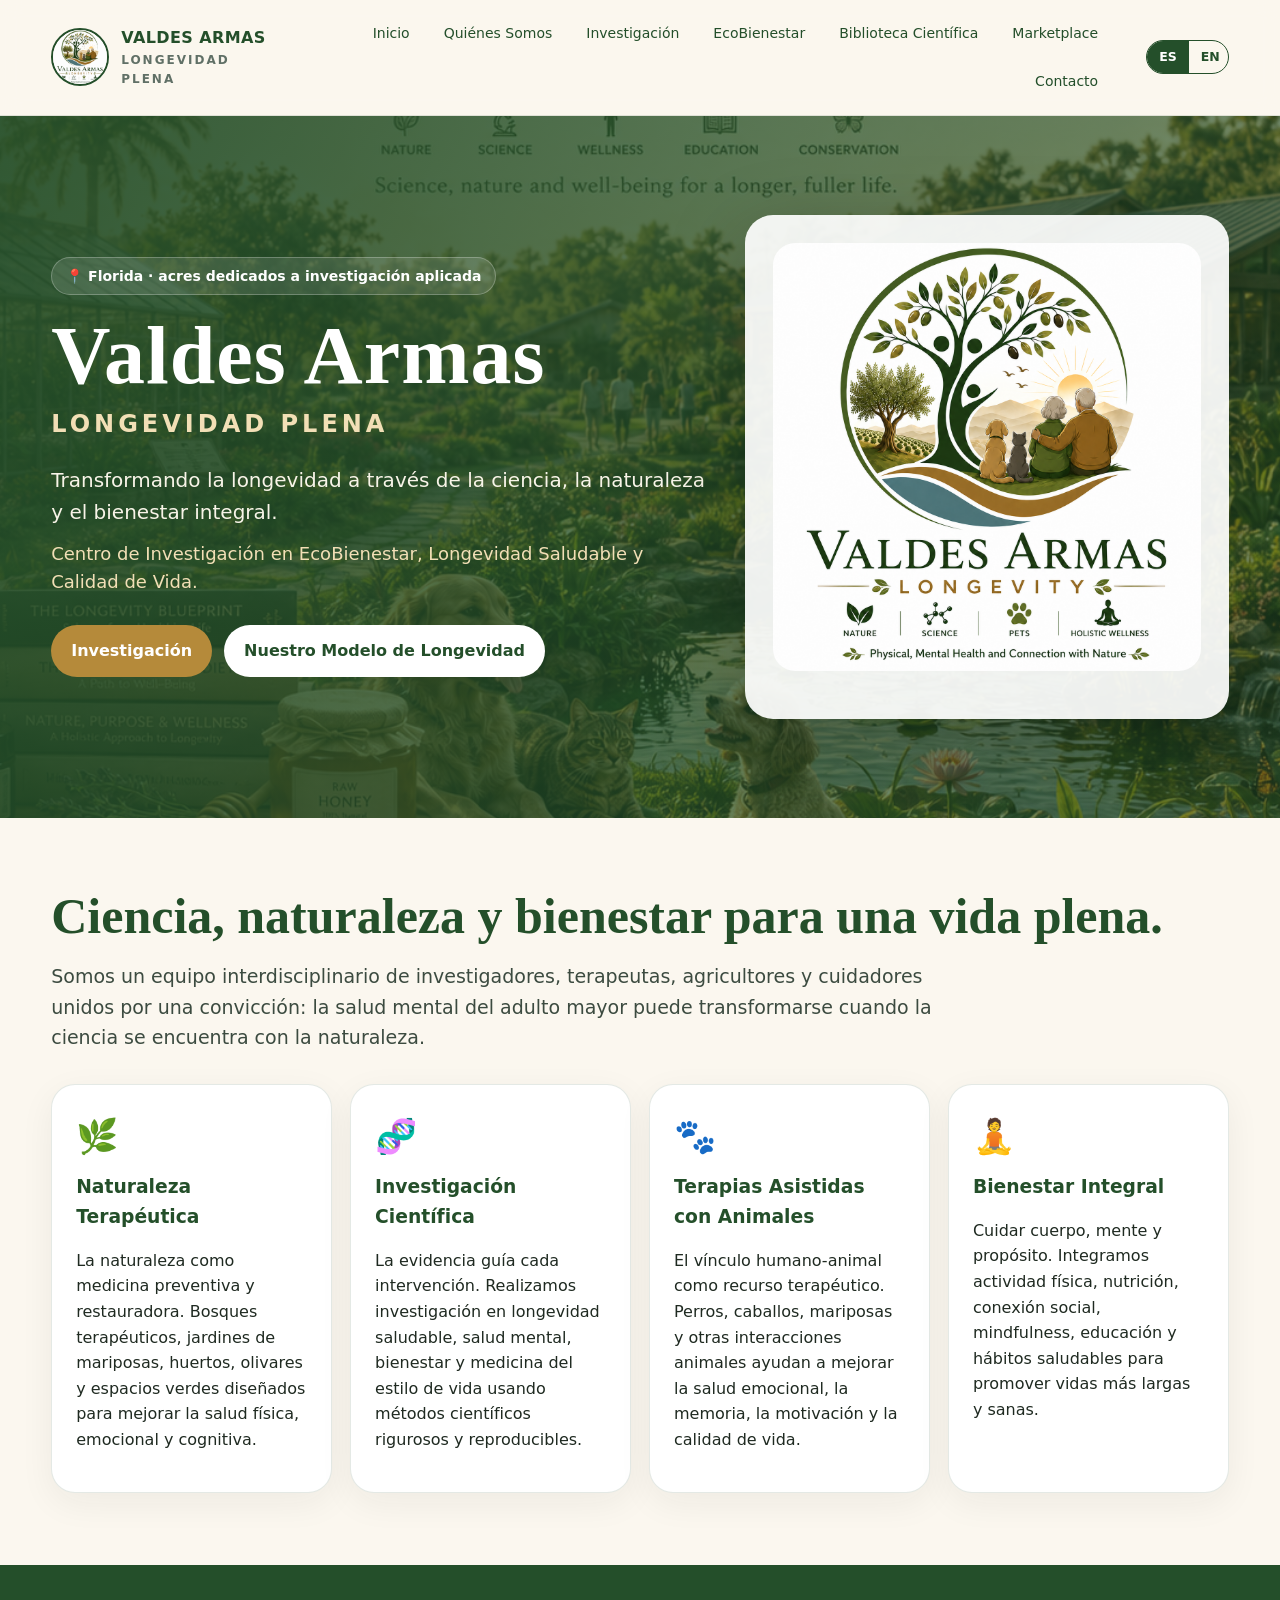
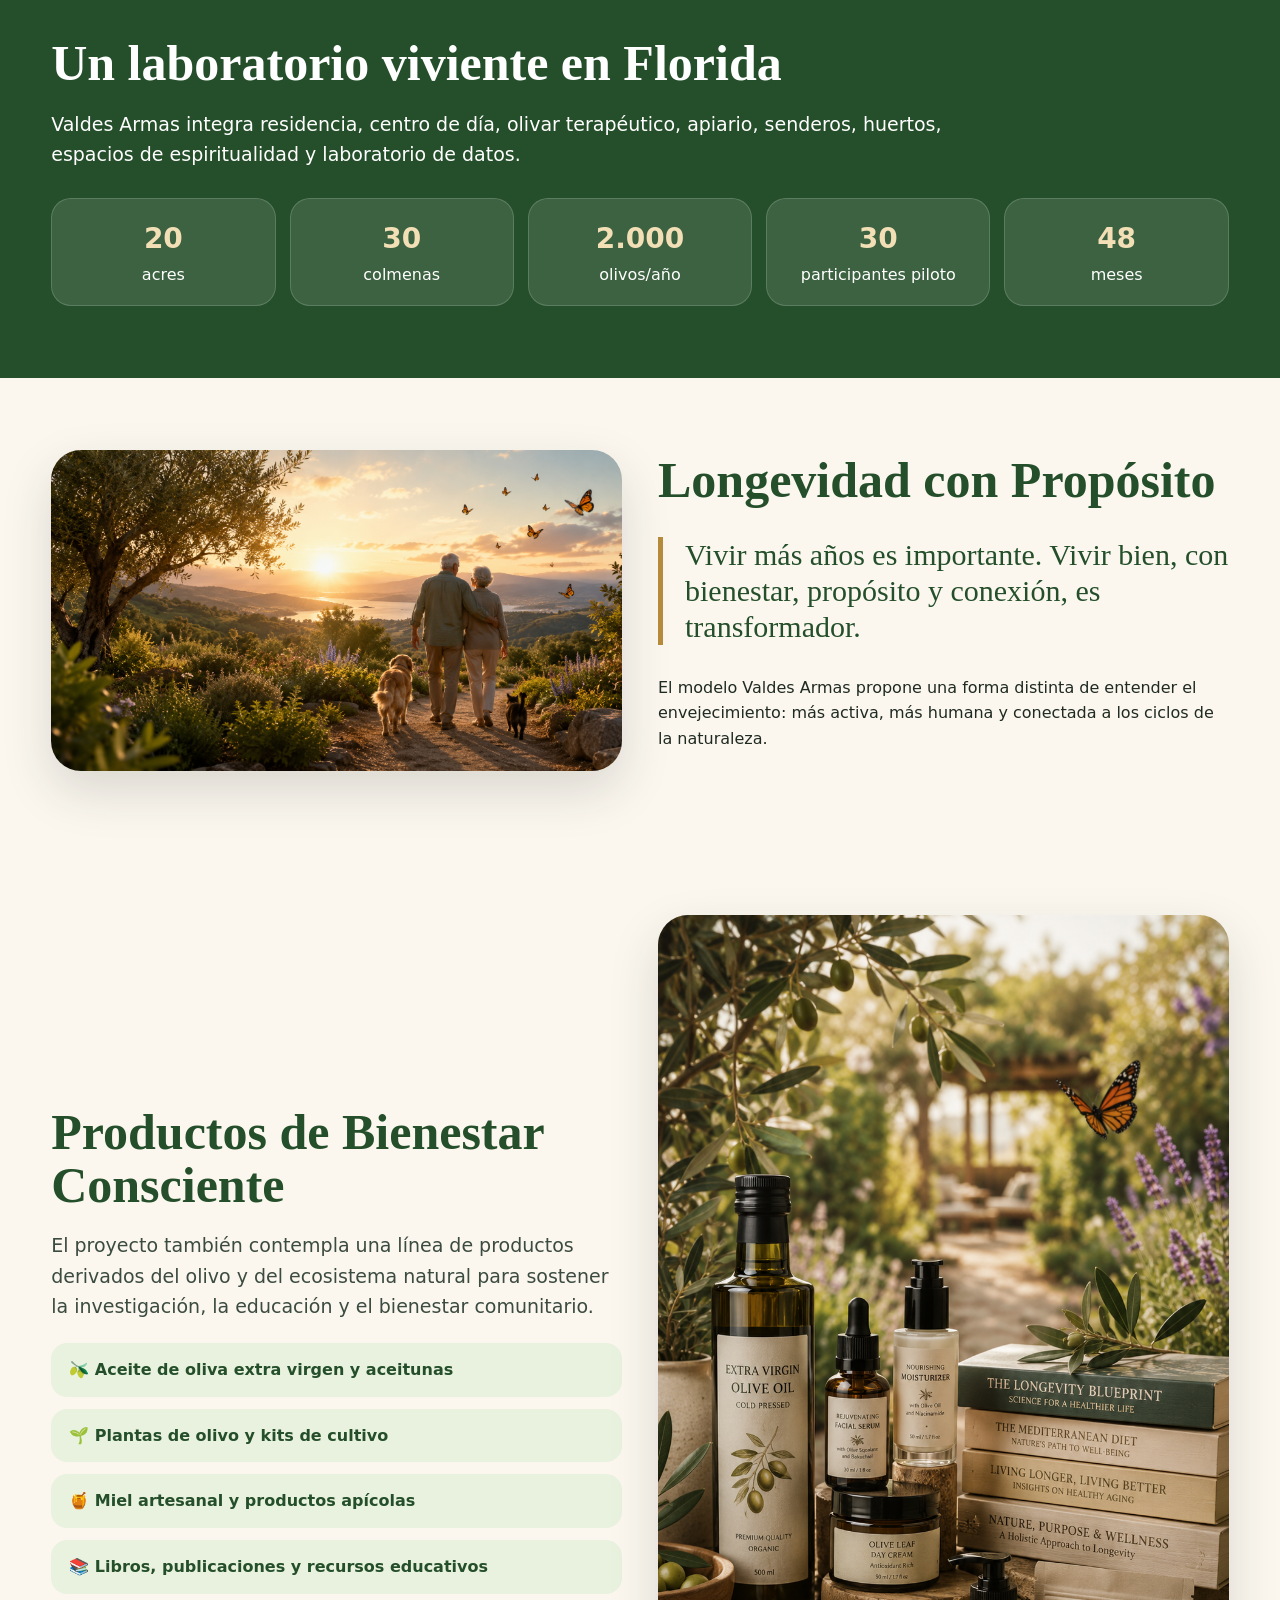
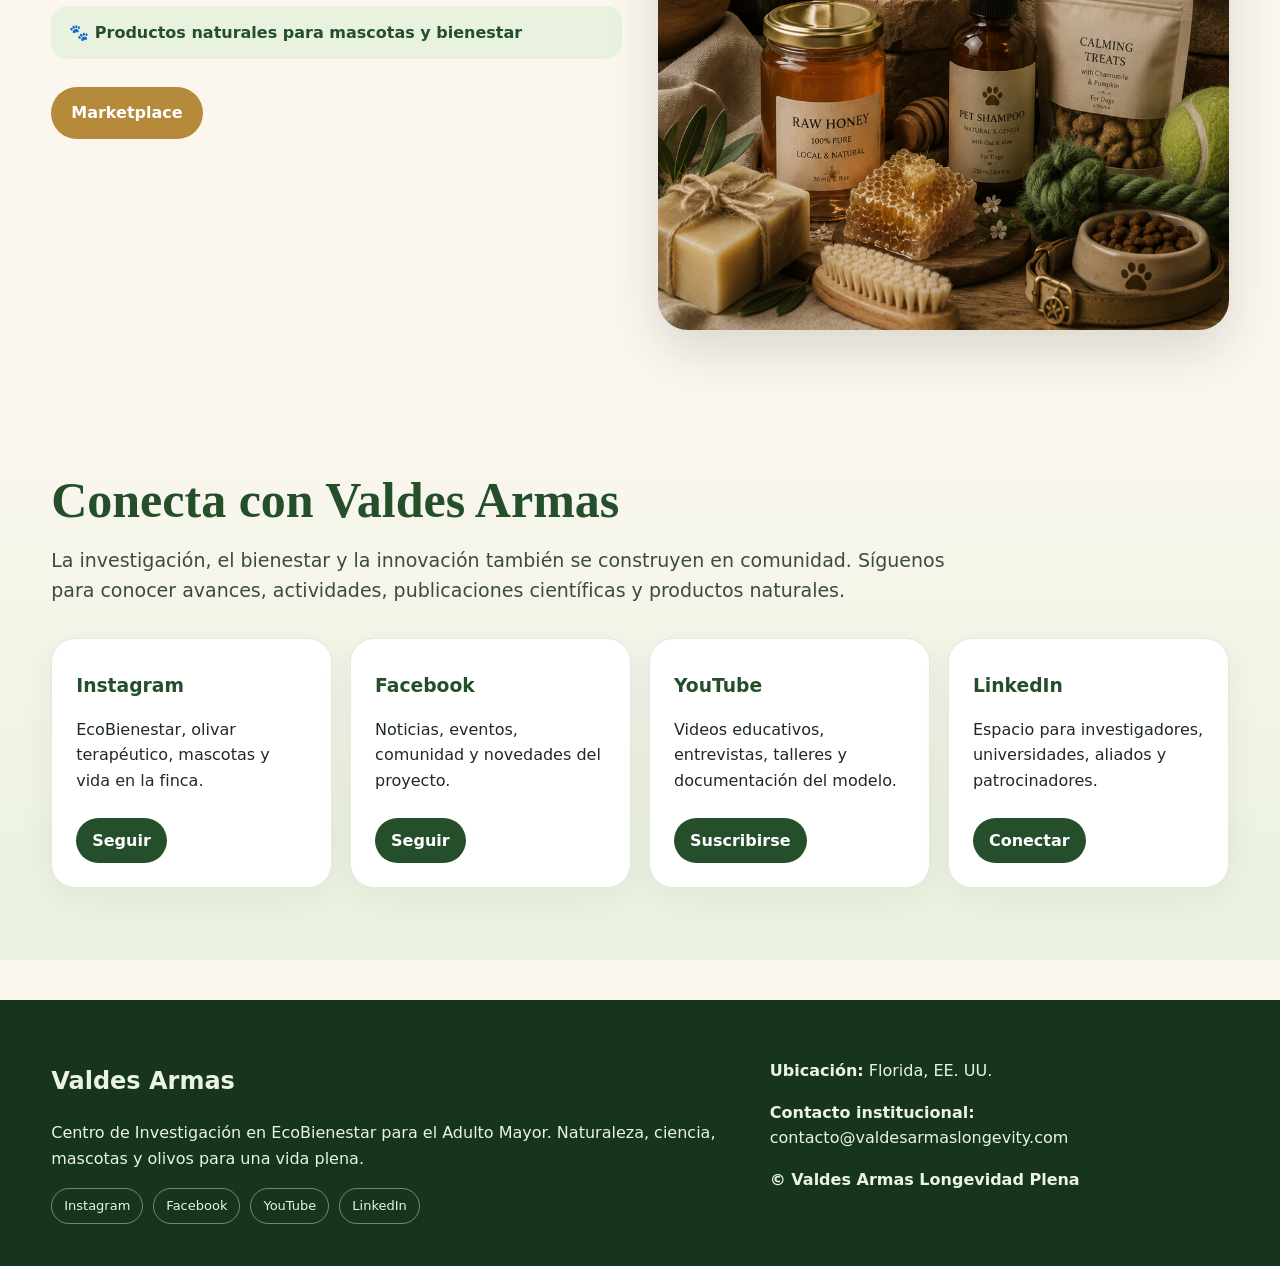
<file: index.html>
<!doctype html>
<html lang="es">
  <head>
    <meta charset="utf-8" />
    <meta name="viewport" content="width=device-width, initial-scale=1" />
    <title data-i18n="page_title">Inicio | Valdes Armas</title>
    <link rel="icon" href="utls/imgs/LOGO INGLES.png" />
    <link href="utls/css/valdesarmas.css" rel="stylesheet" />
  </head>
  <body>
    <div class="topbar">
      <div class="container-va nav">
        <a class="brand" href="index.html"
          ><img
            src="utls/imgs/LOGO INGLES .png"
            alt="Valdes Armas"
          /><span>VALDES ARMAS<small>LONGEVIDAD PLENA</small></span></a
        >
        <div class="links">
          <a href="index.html" data-i18n="nav_home">Inicio</a
          ><a href="quienes-somos.html" data-i18n="nav_about">Quiénes Somos</a
          ><a href="investigacion.html" data-i18n="nav_research">Investigación</a
          ><a href="ecobienestar.html" data-i18n="nav_model">EcoBienestar</a
          ><a href="publicaciones.html" data-i18n="nav_pubs">Biblioteca Científica</a
          ><a href="marketplace.html" data-i18n="nav_market">Marketplace</a
          ><a href="contacto.html" data-i18n="nav_contact">Contacto</a>
        </div>
        <div class="lang-toggle"><span data-lang="es">ES</span><span data-lang="en">EN</span></div>
      </div>
    </div>
    <header class="hero">
      <div class="container-va hero-grid">
        <div>
          <span class="kicker" data-i18n="hero_kicker"
            >📍 Florida · acres dedicados a investigación aplicada</span
          >
          <h1>Valdes Armas</h1>
          <h2 data-i18n="hero_subtitle">Longevidad Plena</h2>
          <p data-i18n="hero_lead">
            Transformando la longevidad a través de la ciencia, la naturaleza y el bienestar integral.
          </p>
          <p class="hero-sub" data-i18n="hero_sub">
            Centro de Investigación en EcoBienestar, Longevidad Saludable y Calidad de Vida.
          </p>
          <div class="btns">
            <a class="btn primary" href="investigacion.html" data-i18n="btn_research"
              >Investigación</a
            ><a class="btn secondary" href="ecobienestar.html" data-i18n="btn_model"
              >Nuestro Modelo de Longevidad</a
            >
          </div>
        </div>
        <div class="hero-card">
          <img src="utls/imgs/LOGO INGLES .png" alt="Logo Valdes Armas" />
          <p></p>
        </div>
      </div>
    </header>
    <section class="section">
      <div class="container-va">
        <h2 data-i18n="intro_title">Ciencia, naturaleza y bienestar para una vida plena.</h2>
        <p class="lead" data-i18n="intro_lead">
          Somos un equipo interdisciplinario de investigadores, terapeutas, agricultores y cuidadores unidos por una convicción: la salud mental del adulto mayor puede transformarse cuando la ciencia se encuentra con la naturaleza.
        </p>
        <div class="grid-4">
          <div class="card">
            <div class="icon">🌿</div>
            <h3 data-i18n="card1_title">Naturaleza Terapéutica</h3>
            <p data-i18n="card1_desc">
              La naturaleza como medicina preventiva y restauradora. Bosques terapéuticos, jardines de mariposas, huertos, olivares y espacios verdes diseñados para mejorar la salud física, emocional y cognitiva.
            </p>
          </div>
          <div class="card">
            <div class="icon">🧬</div>
            <h3 data-i18n="card2_title">Investigación Científica</h3>
            <p data-i18n="card2_desc">
              La evidencia guía cada intervención. Realizamos investigación en longevidad saludable, salud mental, bienestar y medicina del estilo de vida usando métodos científicos rigurosos y reproducibles.
            </p>
          </div>
          <div class="card">
            <div class="icon">🐾</div>
            <h3 data-i18n="card3_title">Terapias Asistidas con Animales</h3>
            <p data-i18n="card3_desc">
              El vínculo humano-animal como recurso terapéutico. Perros, caballos, mariposas y otras interacciones animales ayudan a mejorar la salud emocional, la memoria, la motivación y la calidad de vida.
            </p>
          </div>
          <div class="card">
            <div class="icon">🧘</div>
            <h3 data-i18n="card4_title">Bienestar Integral</h3>
            <p data-i18n="card4_desc">
              Cuidar cuerpo, mente y propósito. Integramos actividad física, nutrición, conexión social, mindfulness, educación y hábitos saludables para promover vidas más largas y sanas.
            </p>
          </div>
        </div>
      </div>
    </section>
    <section class="section band">
      <div class="container-va">
        <h2 data-i18n="lab_title">Un laboratorio viviente en Florida</h2>
        <p class="lead" data-i18n="lab_lead">
          Valdes Armas integra residencia, centro de día, olivar terapéutico,
          apiario, senderos, huertos, espacios de espiritualidad y laboratorio
          de datos.
        </p>
        <div class="stats">
          <div class="stat"><strong>20</strong><span data-i18n="stat_acres">acres</span></div>
          <div class="stat"><strong>30</strong><span data-i18n="stat_hives">colmenas</span></div>
          <div class="stat"><strong>2.000</strong><span data-i18n="stat_olives">olivos/año</span></div>
          <div class="stat"><strong>30</strong><span data-i18n="stat_participants">participantes piloto</span></div>
          <div class="stat"><strong>48</strong><span data-i18n="stat_months">meses</span></div>
        </div>
      </div>
    </section>
    <section class="section longevity">
      <div class="container-va split">
        <img
          src="utls/imgs/local/home Longevidad con proposito .png"
          alt="Amanecer en entorno natural"
        />
        <div>
          <h2 data-i18n="purpose_title">Longevidad con Propósito</h2>
          <p class="quote" data-i18n="purpose_quote">
            Vivir más años es importante. Vivir bien, con bienestar, propósito y conexión, es transformador.
          </p>
          <p data-i18n="purpose_text">
            El modelo Valdes Armas propone una forma distinta de entender el envejecimiento: más activa, más humana y conectada a los ciclos de la naturaleza.
          </p>
        </div>
      </div>
    </section>
    <section class="section">
      <div class="container-va split">
        <div>
          <h2 data-i18n="products_title">Productos de Bienestar Consciente</h2>
          <p class="lead" data-i18n="products_lead">
            El proyecto también contempla una línea de productos derivados del olivo y del ecosistema natural para sostener la investigación, la educación y el bienestar comunitario.
          </p>
          <div class="list">
            <div><span>🫒</span> <span data-i18n="prod1">Aceite de oliva extra virgen y aceitunas</span></div>
            <div><span>🌱</span> <span data-i18n="prod2">Plantas de olivo y kits de cultivo</span></div>
            <div><span>🍯</span> <span data-i18n="prod3">Miel artesanal y productos apícolas</span></div>
            <div><span>📚</span> <span data-i18n="prod4">Libros, publicaciones y recursos educativos</span></div>
            <div><span>🐾</span> <span data-i18n="prod5">Productos naturales para mascotas y bienestar</span></div>
          </div>
          <div class="btns">
            <a class="btn primary" href="marketplace.html">Marketplace</a>
          </div>
        </div>
        <img
          src="utls/imgs/aceites/productos .png"
          alt="Productos derivados del olivo"
        />
      </div>
    </section>
    <section class="section social-section">
      <div class="container-va">
        <h2 data-i18n="social_title">Conecta con Valdes Armas</h2>
        <p class="lead" data-i18n="social_lead">
          La investigación, el bienestar y la innovación también se construyen
          en comunidad. Síguenos para conocer avances, actividades,
          publicaciones científicas y productos naturales.
        </p>
        <div class="grid-4">
          <div class="card social-card">
            <h3>Instagram</h3>
            <p data-i18n="social_ig_desc">
              EcoBienestar, olivar terapéutico, mascotas y vida en la finca.
            </p>
            <a
              class="btn small"
              href="https://www.instagram.com/ecobienestarvaldesarmas/"
              target="_blank"
              rel="noopener"
              data-i18n="btn_follow"
              >Seguir</a
            >
          </div>
          <div class="card social-card">
            <h3>Facebook</h3>
            <p data-i18n="social_fb_desc">Noticias, eventos, comunidad y novedades del proyecto.</p>
            <a
              class="btn small"
              href="https://www.facebook.com/profile.php?id=61573361642640"
              target="_blank"
              rel="noopener"
              data-i18n="btn_follow"
              >Seguir</a
            >
          </div>
          <div class="card social-card">
            <h3>YouTube</h3>
            <p data-i18n="social_yt_desc">
              Videos educativos, entrevistas, talleres y documentación del
              modelo.
            </p>
            <a
              class="btn small"
              href="https://www.youtube.com/@valdesarmasEcobienestar"
              target="_blank"
              rel="noopener"
              data-i18n="btn_subscribe"
              >Suscribirse</a
            >
          </div>
          <div class="card social-card">
            <h3>LinkedIn</h3>
            <p data-i18n="social_li_desc">
              Espacio para investigadores, universidades, aliados y
              patrocinadores.
            </p>
            <a class="btn small" href="#" data-i18n="btn_connect">Conectar</a>
          </div>
        </div>
      </div>
    </section>
    <footer class="footer">
      <div class="container-va footer-grid">
        <div>
          <h2>Valdes Armas</h2>
          <p data-i18n="footer_desc">
            Centro de Investigación en EcoBienestar para el Adulto Mayor.
            Naturaleza, ciencia, mascotas y olivos para una vida plena.
          </p>
          <div class="social-mini">
            <a
              href="https://www.instagram.com/ecobienestarvaldesarmas/"
              target="_blank"
              rel="noopener"
              aria-label="Instagram"
              >Instagram</a
            ><a
              href="https://www.facebook.com/profile.php?id=61573361642640"
              target="_blank"
              rel="noopener"
              aria-label="Facebook"
              >Facebook</a
            ><a
              href="https://www.youtube.com/@valdesarmasEcobienestar"
              target="_blank"
              rel="noopener"
              aria-label="YouTube"
              >YouTube</a
            ><a href="#" aria-label="LinkedIn">LinkedIn</a>
          </div>
        </div>
        <div>
          <p><strong data-i18n="footer_location_label">Ubicación:</strong> Florida, EE. UU.</p>
          <p><strong data-i18n="footer_contact_label">Contacto institucional:</strong> contacto@valdesarmaslongevity.com</p>
          <p><strong>© Valdes Armas Longevidad Plena</strong></p>
        </div>
      </div>
    </footer>

    <script>
      window.I18N = {
        es: {
          page_title: "Inicio | Valdes Armas",
          nav_home: "Inicio", nav_about: "Quiénes Somos", nav_research: "Investigación",
          nav_model: "EcoBienestar", nav_pubs: "Biblioteca Científica", nav_market: "Marketplace", nav_contact: "Contacto",
          hero_kicker: "📍 Florida · acres dedicados a investigación aplicada",
          hero_subtitle: "Longevidad Plena",
          hero_lead: "Transformando la longevidad a través de la ciencia, la naturaleza y el bienestar integral.",
          hero_sub: "Centro de Investigación en EcoBienestar, Longevidad Saludable y Calidad de Vida.",
          btn_research: "Investigación", btn_model: "Nuestro Modelo de Longevidad",
          intro_title: "Ciencia, naturaleza y bienestar para una vida plena.",
          intro_lead: "Somos un equipo interdisciplinario de investigadores, terapeutas, agricultores y cuidadores unidos por una convicción: la salud mental del adulto mayor puede transformarse cuando la ciencia se encuentra con la naturaleza.",
          card1_title: "Naturaleza Terapéutica",
          card1_desc: "La naturaleza como medicina preventiva y restauradora. Bosques terapéuticos, jardines de mariposas, huertos, olivares y espacios verdes diseñados para mejorar la salud física, emocional y cognitiva.",
          card2_title: "Investigación Científica",
          card2_desc: "La evidencia guía cada intervención. Realizamos investigación en longevidad saludable, salud mental, bienestar y medicina del estilo de vida usando métodos científicos rigurosos y reproducibles.",
          card3_title: "Terapias Asistidas con Animales",
          card3_desc: "El vínculo humano-animal como recurso terapéutico. Perros, caballos, mariposas y otras interacciones animales ayudan a mejorar la salud emocional, la memoria, la motivación y la calidad de vida.",
          card4_title: "Bienestar Integral",
          card4_desc: "Cuidar cuerpo, mente y propósito. Integramos actividad física, nutrición, conexión social, mindfulness, educación y hábitos saludables para promover vidas más largas y sanas.",
          lab_title: "Un laboratorio viviente en Florida",
          lab_lead: "Valdes Armas integra residencia, centro de día, olivar terapéutico, apiario, senderos, huertos, espacios de espiritualidad y laboratorio de datos.",
          stat_acres: "acres", stat_hives: "colmenas", stat_olives: "olivos/año",
          stat_participants: "participantes piloto", stat_months: "meses",
          purpose_title: "Longevidad con Propósito",
          purpose_quote: "Vivir más años es importante. Vivir bien, con bienestar, propósito y conexión, es transformador.",
          purpose_text: "El modelo Valdes Armas propone una forma distinta de entender el envejecimiento: más activa, más humana y conectada a los ciclos de la naturaleza.",
          products_title: "Productos de Bienestar Consciente",
          products_lead: "El proyecto también contempla una línea de productos derivados del olivo y del ecosistema natural para sostener la investigación, la educación y el bienestar comunitario.",
          prod1: "Aceite de oliva extra virgen y aceitunas", prod2: "Plantas de olivo y kits de cultivo",
          prod3: "Miel artesanal y productos apícolas", prod4: "Libros, publicaciones y recursos educativos",
          prod5: "Productos naturales para mascotas y bienestar",
          social_title: "Conecta con Valdes Armas",
          social_lead: "La investigación, el bienestar y la innovación también se construyen en comunidad. Síguenos para conocer avances, actividades, publicaciones científicas y productos naturales.",
          social_ig_desc: "EcoBienestar, olivar terapéutico, mascotas y vida en la finca.",
          social_fb_desc: "Noticias, eventos, comunidad y novedades del proyecto.",
          social_yt_desc: "Videos educativos, entrevistas, talleres y documentación del modelo.",
          social_li_desc: "Espacio para investigadores, universidades, aliados y patrocinadores.",
          btn_follow: "Seguir", btn_subscribe: "Suscribirse", btn_connect: "Conectar",
          footer_desc: "Centro de Investigación en EcoBienestar para el Adulto Mayor. Naturaleza, ciencia, mascotas y olivos para una vida plena.",
          footer_location_label: "Ubicación:", footer_contact_label: "Contacto institucional:"
        },
        en: {
          page_title: "Home | Valdes Armas",
          nav_home: "Home", nav_about: "About Us", nav_research: "Research",
          nav_model: "EcoWellness", nav_pubs: "Scientific Library", nav_market: "Marketplace", nav_contact: "Contact",
          hero_kicker: "📍 Florida · acres dedicated to applied research",
          hero_subtitle: "Longevity",
          hero_lead: "Transforming longevity through science, nature, and integral well-being.",
          hero_sub: "Research Center for Eco-Well-being, Healthy Longevity, and Quality of Life.",
          btn_research: "Research", btn_model: "Our Longevity Model",
          intro_title: "Science, nature, and well-being for a fulfilling life.",
          intro_lead: "We are an interdisciplinary team of researchers, therapists, farmers, and caregivers united by a conviction: the mental health of older adults can be transformed when science meets nature.",
          card1_title: "Therapeutic Nature",
          card1_desc: "Nature as preventive and restorative medicine. Therapeutic forests, butterfly gardens, orchards, olive groves and green spaces designed to improve physical, emotional and cognitive health.",
          card2_title: "Scientific Research",
          card2_desc: "Evidence guides every intervention. We conduct research in healthy longevity, mental health, well-being and lifestyle medicine using rigorous and reproducible scientific methods.",
          card3_title: "Animal-Assisted Therapies",
          card3_desc: "The human-animal bond as a therapeutic resource. Dogs, horses, butterflies and other animal interactions help improve emotional health, memory, motivation and quality of life.",
          card4_title: "Holistic Well-being",
          card4_desc: "Caring for body, mind and purpose. We integrate physical activity, nutrition, social connection, mindfulness, education and healthy habits to promote longer, healthier lives.",
          lab_title: "A living laboratory in Florida",
          lab_lead: "Valdes Armas brings together a residence, day center, therapeutic olive grove, apiary, trails, orchards, spirituality spaces, and a data lab.",
          stat_acres: "acres", stat_hives: "hives", stat_olives: "olive trees/year",
          stat_participants: "pilot participants", stat_months: "months",
          purpose_title: "Purposeful Longevity",
          purpose_quote: "Living longer is important. Living well with well-being, purpose, and connection is transformative.",
          purpose_text: "The Valdes Armas model proposes a different way of understanding aging: more active, more human, and connected to the cycles of nature.",
          products_title: "Conscious Wellness Products",
          products_lead: "The project also includes a line of products derived from olive trees and the natural ecosystem to sustain research, education, and community well-being.",
          prod1: "Extra virgin olive oil and olives", prod2: "Olive plants and growing kits",
          prod3: "Artisanal honey and bee products", prod4: "Books, publications and educational resources",
          prod5: "Natural products for pets and well-being",
          social_title: "Connect with Valdes Armas",
          social_lead: "Research, well-being, and innovation are also built as a community. Follow us to keep up with progress, activities, scientific publications, and natural products.",
          social_ig_desc: "EcoWellness, therapeutic olive grove, pets and life on the farm.",
          social_fb_desc: "News, events, community and project updates.",
          social_yt_desc: "Educational videos, interviews, workshops and documentation of the model.",
          social_li_desc: "A space for researchers, universities, partners and sponsors.",
          btn_follow: "Follow", btn_subscribe: "Subscribe", btn_connect: "Connect",
          footer_desc: "Research Center for Eco-Well-being for Older Adults. Nature, science, pets, and olive trees for a fulfilling life.",
          footer_location_label: "Location:", footer_contact_label: "Institutional contact:"
        }
      };
    </script>
    <script src="utls/js/i18n.js"></script>
  </body>
</html>
</file>
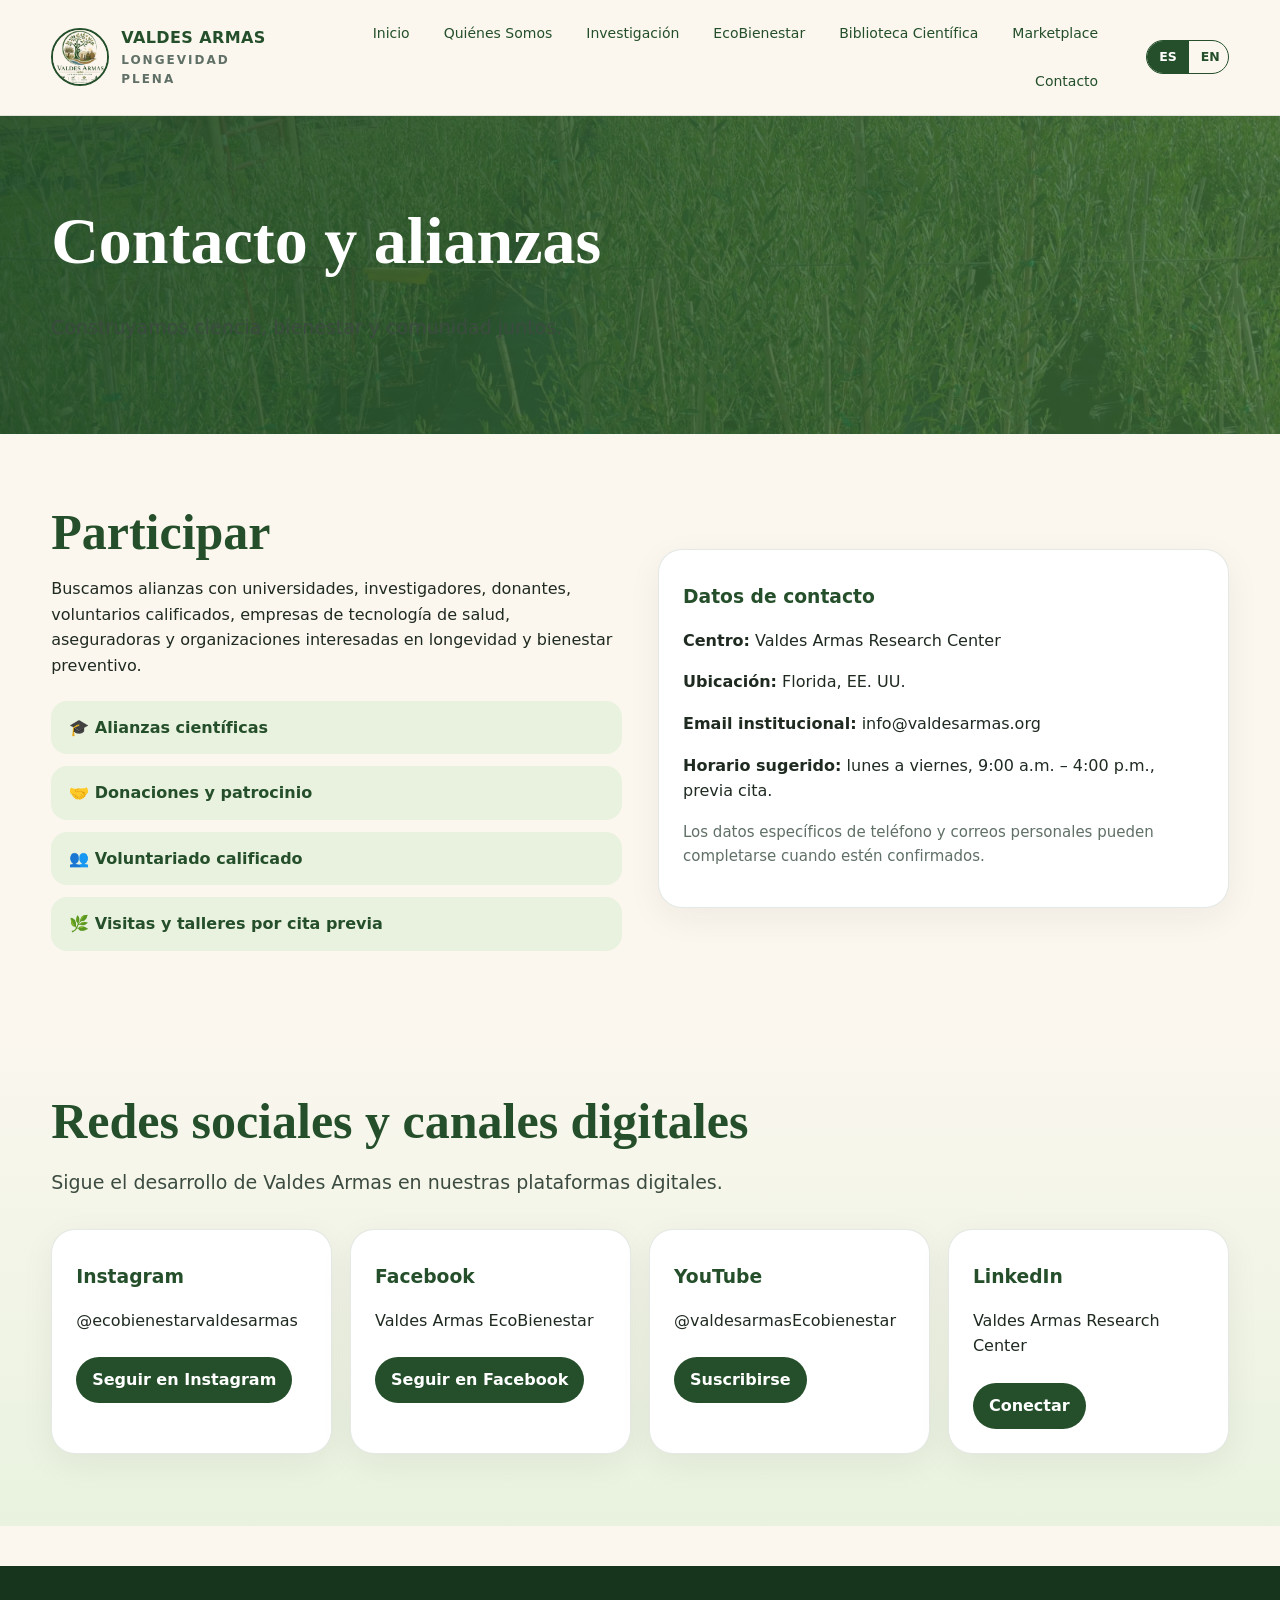
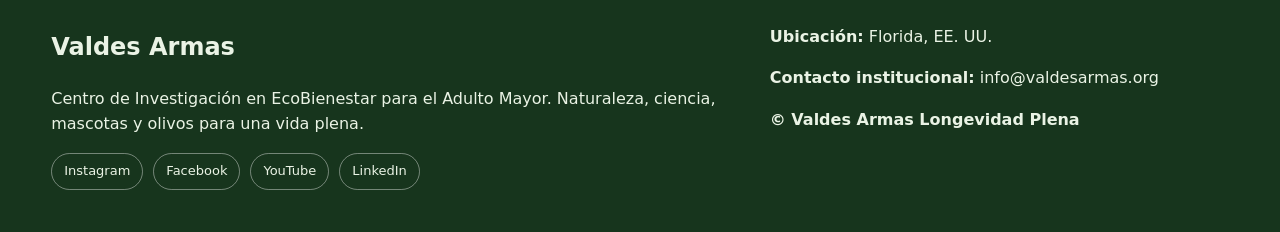
<file: contacto.html>
<!doctype html><html lang="es"><head><meta charset="utf-8"><meta name="viewport" content="width=device-width, initial-scale=1"><title data-i18n="page_title">Contacto | Valdes Armas</title><link rel="icon" href="utls/imgs/valdes-armas-logo.jpeg"><link href="utls/css/valdesarmas.css" rel="stylesheet"></head><body><div class="topbar"><div class="container-va nav"><a class="brand" href="index.html"><img src="utls/imgs/valdes-armas-logo.jpeg" alt="Valdes Armas"><span>VALDES ARMAS<small>LONGEVIDAD PLENA</small></span></a><div class="links"><a href="index.html" data-i18n="nav_home">Inicio</a><a href="quienes-somos.html" data-i18n="nav_about">Quiénes Somos</a><a href="investigacion.html" data-i18n="nav_research">Investigación</a><a href="ecobienestar.html" data-i18n="nav_model">EcoBienestar</a><a href="publicaciones.html" data-i18n="nav_pubs">Biblioteca Científica</a><a href="marketplace.html" data-i18n="nav_market">Marketplace</a><a href="contacto.html" data-i18n="nav_contact">Contacto</a></div><div class="lang-toggle"><span data-lang="es">ES</span><span data-lang="en">EN</span></div></div></div><section class="page-hero"><div class="container-va"><h1 data-i18n="hero_title">Contacto y alianzas</h1><p class="lead" data-i18n="hero_lead">Construyamos ciencia, bienestar y comunidad juntos.</p></div></section><section class="section"><div class="container-va split"><div><h2 data-i18n="participate_title">Participar</h2><p data-i18n="participate_text">Buscamos alianzas con universidades, investigadores, donantes, voluntarios calificados, empresas de tecnología de salud, aseguradoras y organizaciones interesadas en longevidad y bienestar preventivo.</p><div class="list"><div><span data-i18n="li1">🎓 Alianzas científicas</span></div><div><span data-i18n="li2">🤝 Donaciones y patrocinio</span></div><div><span data-i18n="li3">👥 Voluntariado calificado</span></div><div><span data-i18n="li4">🌿 Visitas y talleres por cita previa</span></div></div></div><div class="card"><h3 data-i18n="contact_data_title">Datos de contacto</h3><p><strong data-i18n="center_label">Centro:</strong> Valdes Armas Research Center</p><p><strong data-i18n="location_label">Ubicación:</strong> Florida, EE. UU.</p><p><strong data-i18n="email_label">Email institucional:</strong> info@valdesarmas.org</p><p><strong data-i18n="hours_label">Horario sugerido:</strong> <span data-i18n="hours_text">lunes a viernes, 9:00 a.m. – 4:00 p.m., previa cita.</span></p><p class="muted" data-i18n="note_text">Los datos específicos de teléfono y correos personales pueden completarse cuando estén confirmados.</p></div></div></section><section class="section social-section"><div class="container-va"><h2 data-i18n="social_title">Redes sociales y canales digitales</h2><p class="lead" data-i18n="social_lead">Sigue el desarrollo de Valdes Armas en nuestras plataformas digitales.</p><div class="grid-4"><div class="card social-card"><h3>Instagram</h3><p>@ecobienestarvaldesarmas</p><a class="btn small" target="_blank" rel="noopener" href="https://www.instagram.com/ecobienestarvaldesarmas/" data-i18n="btn_ig">Seguir en Instagram</a></div><div class="card social-card"><h3>Facebook</h3><p data-i18n="fb_name">Valdes Armas EcoBienestar</p><a class="btn small" target="_blank" rel="noopener" href="https://www.facebook.com/profile.php?id=61573361642640" data-i18n="btn_fb">Seguir en Facebook</a></div><div class="card social-card"><h3>YouTube</h3><p>@valdesarmasEcobienestar</p><a class="btn small" target="_blank" rel="noopener" href="https://www.youtube.com/@valdesarmasEcobienestar" data-i18n="btn_yt">Suscribirse</a></div><div class="card social-card"><h3>LinkedIn</h3><p data-i18n="li_name">Valdes Armas Research Center</p><a class="btn small" href="#" data-i18n="btn_li">Conectar</a></div></div></div></section><footer class="footer"><div class="container-va footer-grid"><div><h2>Valdes Armas</h2><p data-i18n="footer_desc">Centro de Investigación en EcoBienestar para el Adulto Mayor. Naturaleza, ciencia, mascotas y olivos para una vida plena.</p><div class="social-mini"><a href="https://www.instagram.com/ecobienestarvaldesarmas/" target="_blank" rel="noopener" aria-label="Instagram">Instagram</a><a href="https://www.facebook.com/profile.php?id=61573361642640" target="_blank" rel="noopener" aria-label="Facebook">Facebook</a><a href="https://www.youtube.com/@valdesarmasEcobienestar" target="_blank" rel="noopener" aria-label="YouTube">YouTube</a><a href="#" aria-label="LinkedIn">LinkedIn</a></div></div><div><p><strong data-i18n="footer_location_label">Ubicación:</strong> Florida, EE. UU.</p><p><strong data-i18n="footer_contact_label">Contacto institucional:</strong> info@valdesarmas.org</p><p><strong>© Valdes Armas Longevidad Plena</strong></p></div></div></footer>
<script>
window.I18N = {
  es: {
    page_title: "Contacto | Valdes Armas",
    nav_home: "Inicio", nav_about: "Quiénes Somos", nav_research: "Investigación", nav_model: "EcoBienestar",
    nav_pubs: "Biblioteca Científica", nav_market: "Marketplace", nav_contact: "Contacto",
    hero_title: "Contacto y alianzas", hero_lead: "Construyamos ciencia, bienestar y comunidad juntos.",
    participate_title: "Participar",
    participate_text: "Buscamos alianzas con universidades, investigadores, donantes, voluntarios calificados, empresas de tecnología de salud, aseguradoras y organizaciones interesadas en longevidad y bienestar preventivo.",
    li1: "🎓 Alianzas científicas", li2: "🤝 Donaciones y patrocinio", li3: "👥 Voluntariado calificado", li4: "🌿 Visitas y talleres por cita previa",
    contact_data_title: "Datos de contacto",
    center_label: "Centro:", location_label: "Ubicación:", email_label: "Email institucional:", hours_label: "Horario sugerido:",
    hours_text: "lunes a viernes, 9:00 a.m. – 4:00 p.m., previa cita.",
    note_text: "Los datos específicos de teléfono y correos personales pueden completarse cuando estén confirmados.",
    social_title: "Redes sociales y canales digitales", social_lead: "Sigue el desarrollo de Valdes Armas en nuestras plataformas digitales.",
    btn_ig: "Seguir en Instagram", fb_name: "Valdes Armas EcoBienestar", btn_fb: "Seguir en Facebook",
    btn_yt: "Suscribirse", li_name: "Valdes Armas Research Center", btn_li: "Conectar",
    footer_desc: "Centro de Investigación en EcoBienestar para el Adulto Mayor. Naturaleza, ciencia, mascotas y olivos para una vida plena.",
    footer_location_label: "Ubicación:", footer_contact_label: "Contacto institucional:"
  },
  en: {
    page_title: "Contact | Valdes Armas",
    nav_home: "Home", nav_about: "About Us", nav_research: "Research", nav_model: "EcoWellness",
    nav_pubs: "Scientific Library", nav_market: "Marketplace", nav_contact: "Contact",
    hero_title: "Contact & Partnerships", hero_lead: "Let's build science, well-being, and community together.",
    participate_title: "Get involved",
    participate_text: "We are looking for partnerships with universities, researchers, donors, qualified volunteers, health technology companies, insurers, and organizations interested in longevity and preventive well-being.",
    li1: "🎓 Scientific partnerships", li2: "🤝 Donations and sponsorship", li3: "👥 Qualified volunteering", li4: "🌿 Visits and workshops by appointment",
    contact_data_title: "Contact details",
    center_label: "Center:", location_label: "Location:", email_label: "Institutional email:", hours_label: "Suggested hours:",
    hours_text: "Monday to Friday, 9:00 a.m. – 4:00 p.m., by appointment.",
    note_text: "Specific phone numbers and personal emails will be added once confirmed.",
    social_title: "Social media and digital channels", social_lead: "Follow the development of Valdes Armas on our digital platforms.",
    btn_ig: "Follow on Instagram", fb_name: "Valdes Armas EcoWellness", btn_fb: "Follow on Facebook",
    btn_yt: "Subscribe", li_name: "Valdes Armas Research Center", btn_li: "Connect",
    footer_desc: "Research Center for Eco-Well-being for Older Adults. Nature, science, pets, and olive trees for a fulfilling life.",
    footer_location_label: "Location:", footer_contact_label: "Institutional contact:"
  }
};
</script>
<script src="utls/js/i18n.js"></script>
</body></html>
</file>
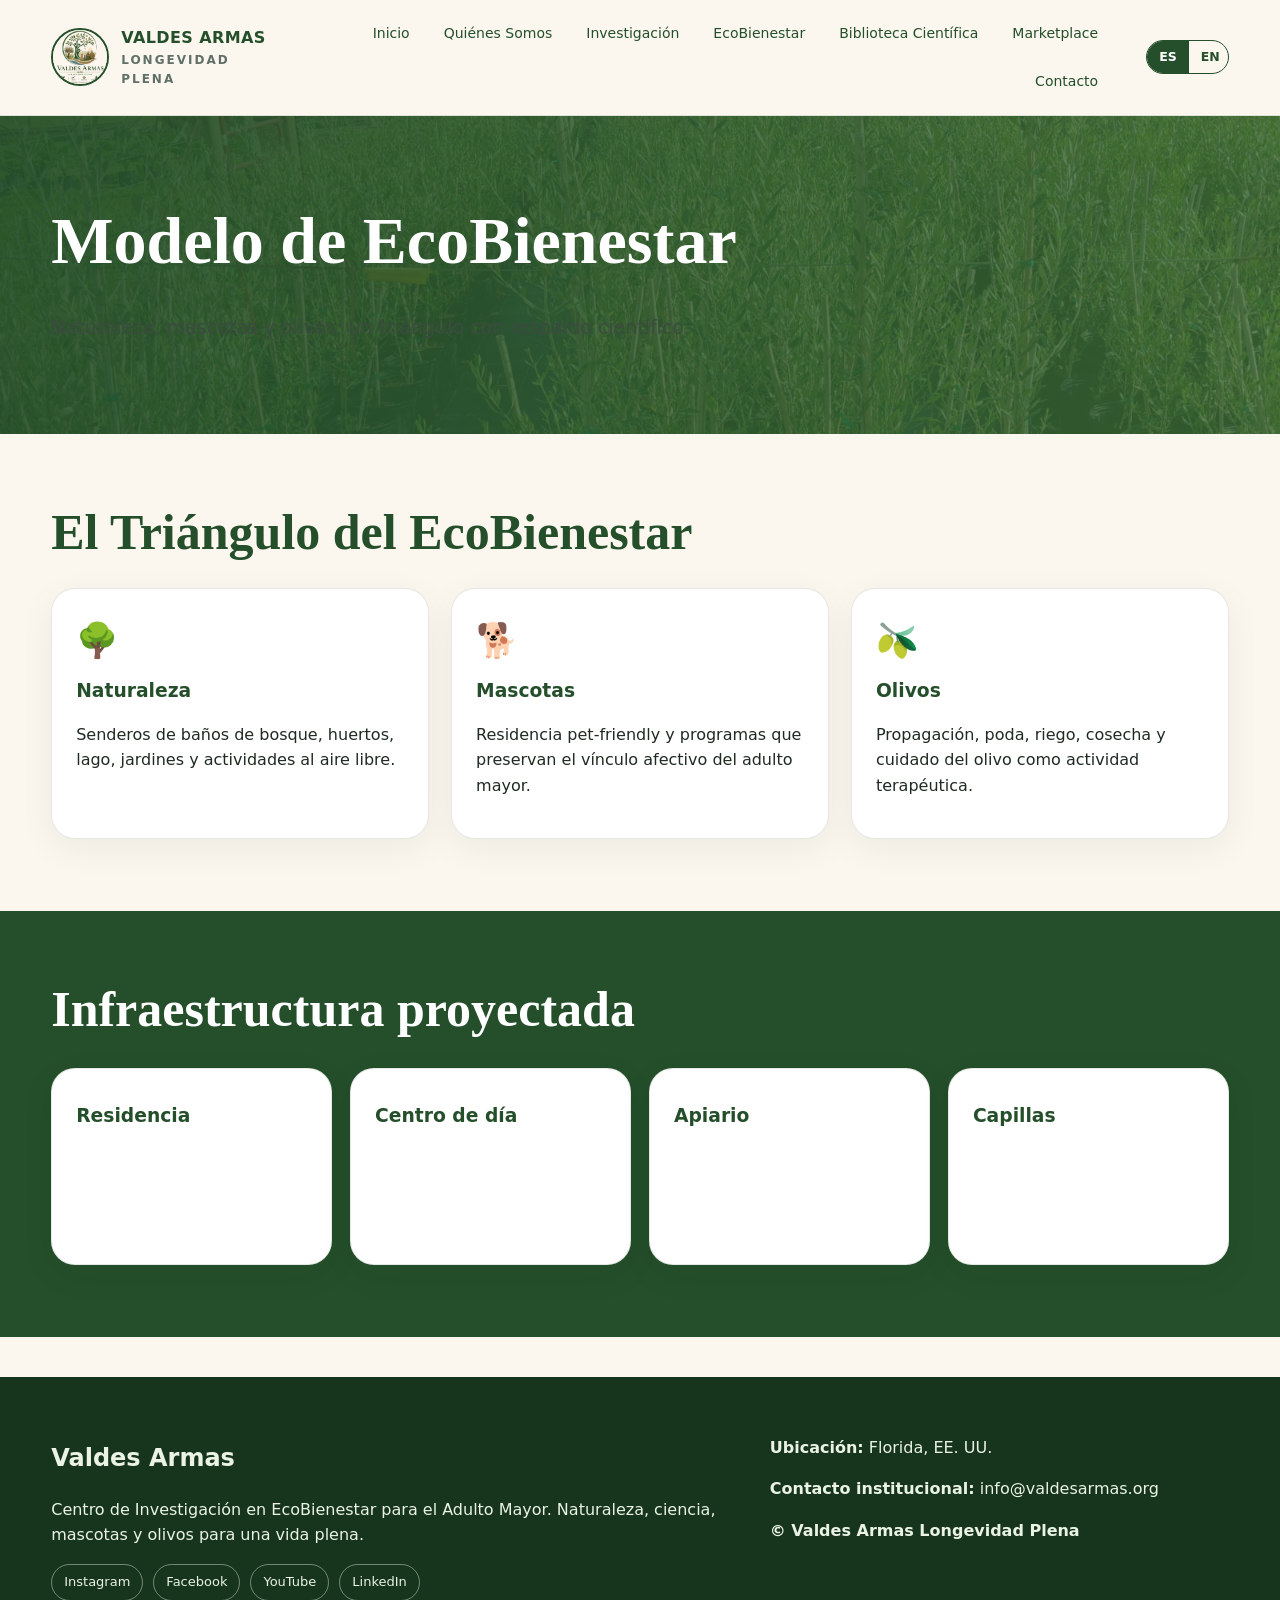
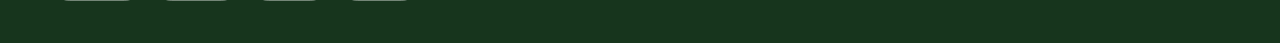
<file: ecobienestar.html>
<!doctype html><html lang="es"><head><meta charset="utf-8"><meta name="viewport" content="width=device-width, initial-scale=1"><title data-i18n="page_title">EcoBienestar | Valdes Armas</title><link rel="icon" href="utls/imgs/valdes-armas-logo.jpeg"><link href="utls/css/valdesarmas.css" rel="stylesheet"></head><body><div class="topbar"><div class="container-va nav"><a class="brand" href="index.html"><img src="utls/imgs/valdes-armas-logo.jpeg" alt="Valdes Armas"><span>VALDES ARMAS<small>LONGEVIDAD PLENA</small></span></a><div class="links"><a href="index.html" data-i18n="nav_home">Inicio</a><a href="quienes-somos.html" data-i18n="nav_about">Quiénes Somos</a><a href="investigacion.html" data-i18n="nav_research">Investigación</a><a href="ecobienestar.html" data-i18n="nav_model">EcoBienestar</a><a href="publicaciones.html" data-i18n="nav_pubs">Biblioteca Científica</a><a href="marketplace.html" data-i18n="nav_market">Marketplace</a><a href="contacto.html" data-i18n="nav_contact">Contacto</a></div><div class="lang-toggle"><span data-lang="es">ES</span><span data-lang="en">EN</span></div></div></div><section class="page-hero"><div class="container-va"><h1 data-i18n="hero_title">Modelo de EcoBienestar</h1><p class="lead" data-i18n="hero_lead">Naturaleza, mascotas y olivos: un triángulo con respaldo científico.</p></div></section><section class="section"><div class="container-va"><h2 data-i18n="tri_title">El Triángulo del EcoBienestar</h2><div class="grid-3"><div class="card"><div class="icon">🌳</div><h3 data-i18n="t1_title">Naturaleza</h3><p data-i18n="t1_desc">Senderos de baños de bosque, huertos, lago, jardines y actividades al aire libre.</p></div><div class="card"><div class="icon">🐕</div><h3 data-i18n="t2_title">Mascotas</h3><p data-i18n="t2_desc">Residencia pet-friendly y programas que preservan el vínculo afectivo del adulto mayor.</p></div><div class="card"><div class="icon">🫒</div><h3 data-i18n="t3_title">Olivos</h3><p data-i18n="t3_desc">Propagación, poda, riego, cosecha y cuidado del olivo como actividad terapéutica.</p></div></div></div></section><section class="section band"><div class="container-va"><h2 data-i18n="infra_title">Infraestructura proyectada</h2><div class="grid-4"><div class="card"><h3 data-i18n="i1_title">Residencia</h3><p data-i18n="i1_desc">Espacios adaptados para adultos mayores y mascotas.</p></div><div class="card"><h3 data-i18n="i2_title">Centro de día</h3><p data-i18n="i2_desc">Talleres, educación, convivencia y actividades intergeneracionales.</p></div><div class="card"><h3 data-i18n="i3_title">Apiario</h3><p data-i18n="i3_desc">30 colmenas para miel, polinización y terapia apícola.</p></div><div class="card"><h3 data-i18n="i4_title">Capillas</h3><p data-i18n="i4_desc">Espacios de silencio, memoria, espiritualidad y recogimiento.</p></div></div></div></section><footer class="footer"><div class="container-va footer-grid"><div><h2>Valdes Armas</h2><p data-i18n="footer_desc">Centro de Investigación en EcoBienestar para el Adulto Mayor. Naturaleza, ciencia, mascotas y olivos para una vida plena.</p><div class="social-mini"><a href="https://www.instagram.com/ecobienestarvaldesarmas/" target="_blank" rel="noopener" aria-label="Instagram">Instagram</a><a href="https://www.facebook.com/profile.php?id=61573361642640" target="_blank" rel="noopener" aria-label="Facebook">Facebook</a><a href="https://www.youtube.com/@valdesarmasEcobienestar" target="_blank" rel="noopener" aria-label="YouTube">YouTube</a><a href="#" aria-label="LinkedIn">LinkedIn</a></div></div><div><p><strong data-i18n="footer_location_label">Ubicación:</strong> Florida, EE. UU.</p><p><strong data-i18n="footer_contact_label">Contacto institucional:</strong> info@valdesarmas.org</p><p><strong>© Valdes Armas Longevidad Plena</strong></p></div></div></footer>
<script>
window.I18N = {
  es: {
    page_title: "EcoBienestar | Valdes Armas",
    nav_home: "Inicio", nav_about: "Quiénes Somos", nav_research: "Investigación", nav_model: "EcoBienestar",
    nav_pubs: "Biblioteca Científica", nav_market: "Marketplace", nav_contact: "Contacto",
    hero_title: "Modelo de EcoBienestar", hero_lead: "Naturaleza, mascotas y olivos: un triángulo con respaldo científico.",
    tri_title: "El Triángulo del EcoBienestar",
    t1_title: "Naturaleza", t1_desc: "Senderos de baños de bosque, huertos, lago, jardines y actividades al aire libre.",
    t2_title: "Mascotas", t2_desc: "Residencia pet-friendly y programas que preservan el vínculo afectivo del adulto mayor.",
    t3_title: "Olivos", t3_desc: "Propagación, poda, riego, cosecha y cuidado del olivo como actividad terapéutica.",
    infra_title: "Infraestructura proyectada",
    i1_title: "Residencia", i1_desc: "Espacios adaptados para adultos mayores y mascotas.",
    i2_title: "Centro de día", i2_desc: "Talleres, educación, convivencia y actividades intergeneracionales.",
    i3_title: "Apiario", i3_desc: "30 colmenas para miel, polinización y terapia apícola.",
    i4_title: "Capillas", i4_desc: "Espacios de silencio, memoria, espiritualidad y recogimiento.",
    footer_desc: "Centro de Investigación en EcoBienestar para el Adulto Mayor. Naturaleza, ciencia, mascotas y olivos para una vida plena.",
    footer_location_label: "Ubicación:", footer_contact_label: "Contacto institucional:"
  },
  en: {
    page_title: "EcoWellness | Valdes Armas",
    nav_home: "Home", nav_about: "About Us", nav_research: "Research", nav_model: "EcoWellness",
    nav_pubs: "Scientific Library", nav_market: "Marketplace", nav_contact: "Contact",
    hero_title: "The EcoWellness Model", hero_lead: "Nature, pets, and olive trees: a scientifically backed triangle.",
    tri_title: "The EcoWellness Triangle",
    t1_title: "Nature", t1_desc: "Forest bathing trails, orchards, a lake, gardens, and outdoor activities.",
    t2_title: "Pets", t2_desc: "Pet-friendly residence and programs that preserve older adults' emotional bond with animals.",
    t3_title: "Olive trees", t3_desc: "Propagation, pruning, irrigation, harvest, and olive tree care as a therapeutic activity.",
    infra_title: "Planned infrastructure",
    i1_title: "Residence", i1_desc: "Spaces adapted for older adults and pets.",
    i2_title: "Day center", i2_desc: "Workshops, education, community life, and intergenerational activities.",
    i3_title: "Apiary", i3_desc: "30 hives for honey, pollination, and bee therapy.",
    i4_title: "Chapels", i4_desc: "Spaces for silence, memory, spirituality, and reflection.",
    footer_desc: "Research Center for Eco-Well-being for Older Adults. Nature, science, pets, and olive trees for a fulfilling life.",
    footer_location_label: "Location:", footer_contact_label: "Institutional contact:"
  }
};
</script>
<script src="utls/js/i18n.js"></script>
</body></html>
</file>
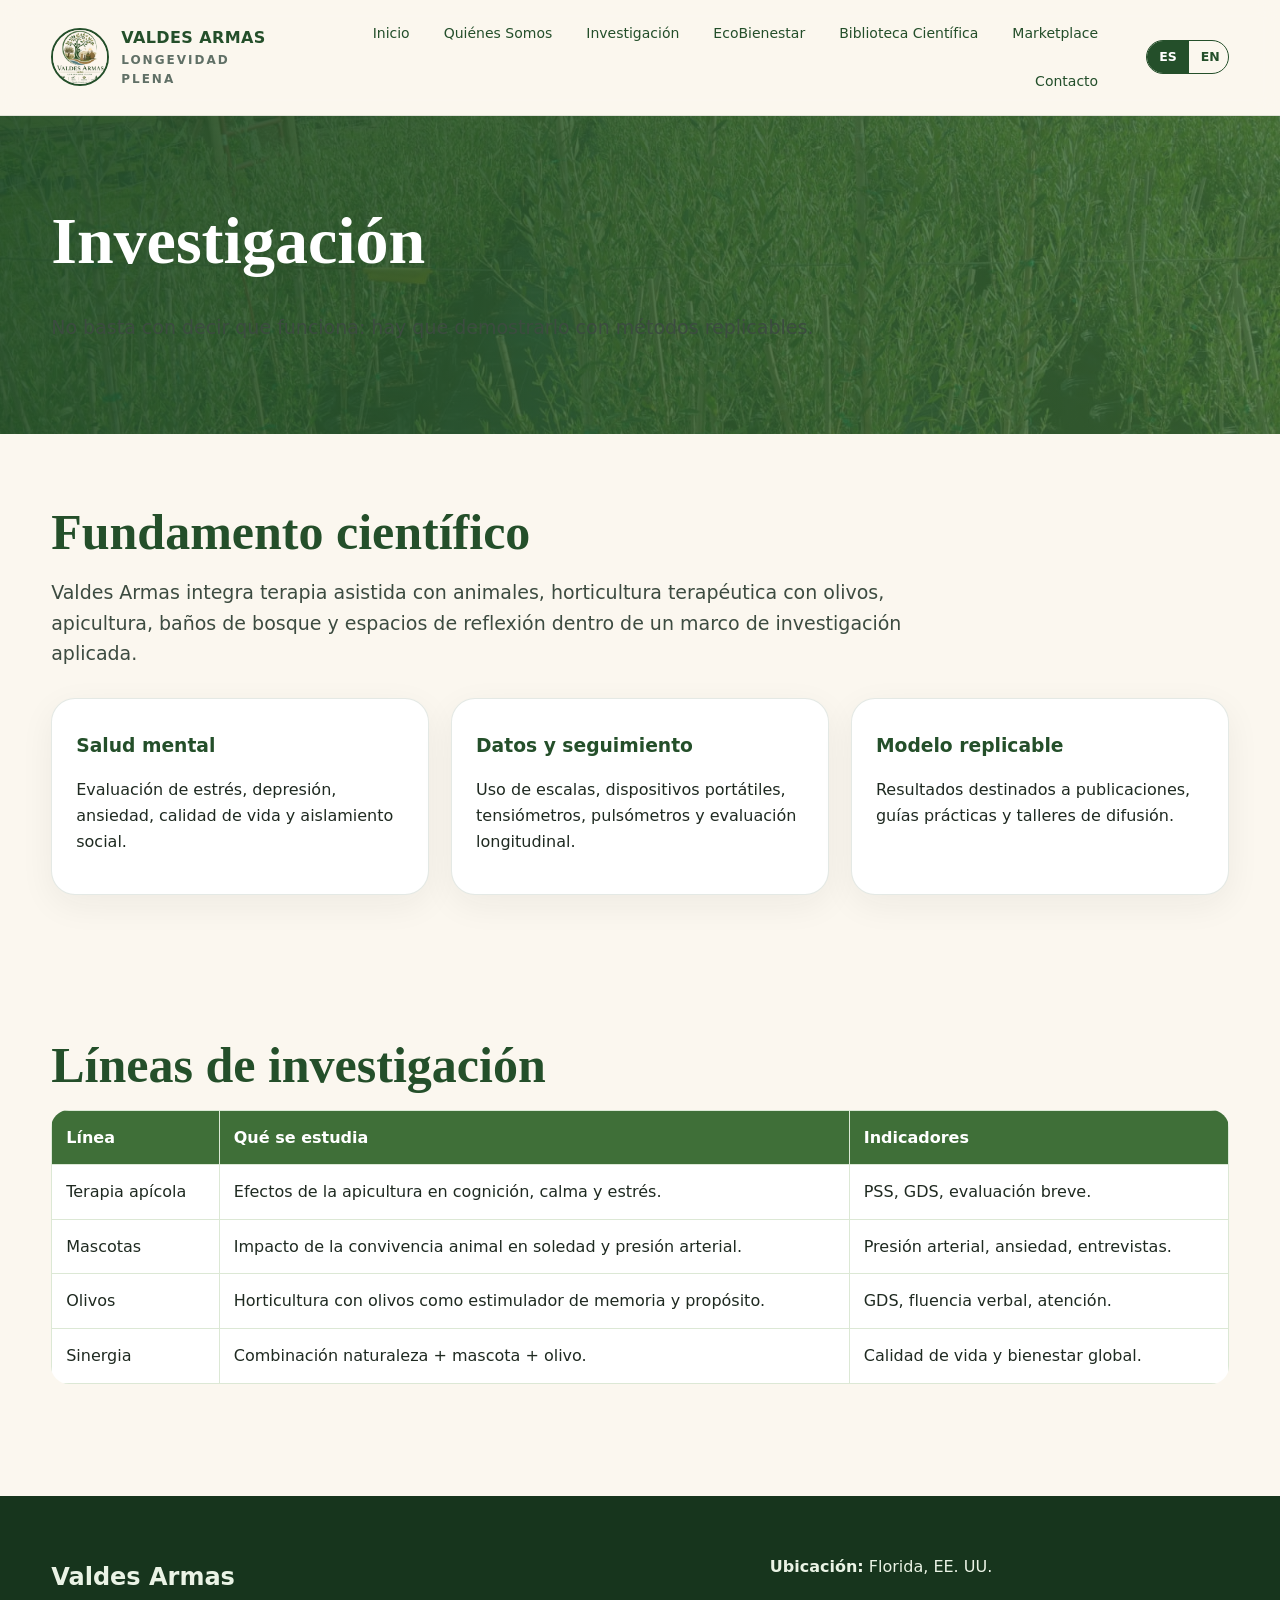
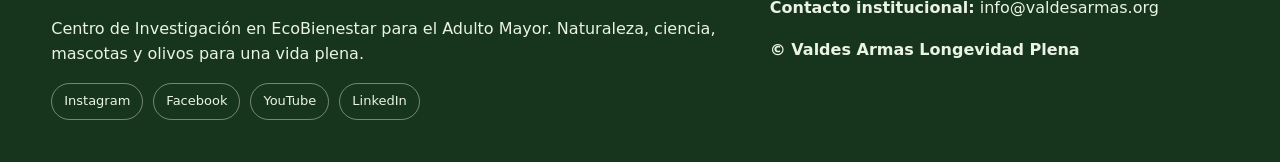
<file: investigacion.html>
<!doctype html><html lang="es"><head><meta charset="utf-8"><meta name="viewport" content="width=device-width, initial-scale=1"><title data-i18n="page_title">Investigación | Valdes Armas</title><link rel="icon" href="utls/imgs/valdes-armas-logo.jpeg"><link href="utls/css/valdesarmas.css" rel="stylesheet"></head><body><div class="topbar"><div class="container-va nav"><a class="brand" href="index.html"><img src="utls/imgs/valdes-armas-logo.jpeg" alt="Valdes Armas"><span>VALDES ARMAS<small>LONGEVIDAD PLENA</small></span></a><div class="links"><a href="index.html" data-i18n="nav_home">Inicio</a><a href="quienes-somos.html" data-i18n="nav_about">Quiénes Somos</a><a href="investigacion.html" data-i18n="nav_research">Investigación</a><a href="ecobienestar.html" data-i18n="nav_model">EcoBienestar</a><a href="publicaciones.html" data-i18n="nav_pubs">Biblioteca Científica</a><a href="marketplace.html" data-i18n="nav_market">Marketplace</a><a href="contacto.html" data-i18n="nav_contact">Contacto</a></div><div class="lang-toggle"><span data-lang="es">ES</span><span data-lang="en">EN</span></div></div></div><section class="page-hero"><div class="container-va"><h1 data-i18n="hero_title">Investigación</h1><p class="lead" data-i18n="hero_lead">No basta con decir que funciona: hay que demostrarlo con métodos replicables.</p></div></section><section class="section"><div class="container-va"><h2 data-i18n="found_title">Fundamento científico</h2><p class="lead" data-i18n="found_lead">Valdes Armas integra terapia asistida con animales, horticultura terapéutica con olivos, apicultura, baños de bosque y espacios de reflexión dentro de un marco de investigación aplicada.</p><div class="grid-3"><div class="card"><h3 data-i18n="f1_title">Salud mental</h3><p data-i18n="f1_desc">Evaluación de estrés, depresión, ansiedad, calidad de vida y aislamiento social.</p></div><div class="card"><h3 data-i18n="f2_title">Datos y seguimiento</h3><p data-i18n="f2_desc">Uso de escalas, dispositivos portátiles, tensiómetros, pulsómetros y evaluación longitudinal.</p></div><div class="card"><h3 data-i18n="f3_title">Modelo replicable</h3><p data-i18n="f3_desc">Resultados destinados a publicaciones, guías prácticas y talleres de difusión.</p></div></div></div></section><section class="section"><div class="container-va"><h2 data-i18n="lines_title">Líneas de investigación</h2><div class="table-wrap"><table class="table-va"><tr><th data-i18n="th_line">Línea</th><th data-i18n="th_what">Qué se estudia</th><th data-i18n="th_ind">Indicadores</th></tr><tr><td data-i18n="l1_name">Terapia apícola</td><td data-i18n="l1_what">Efectos de la apicultura en cognición, calma y estrés.</td><td data-i18n="l1_ind">PSS, GDS, evaluación breve.</td></tr><tr><td data-i18n="l2_name">Mascotas</td><td data-i18n="l2_what">Impacto de la convivencia animal en soledad y presión arterial.</td><td data-i18n="l2_ind">Presión arterial, ansiedad, entrevistas.</td></tr><tr><td data-i18n="l3_name">Olivos</td><td data-i18n="l3_what">Horticultura con olivos como estimulador de memoria y propósito.</td><td data-i18n="l3_ind">GDS, fluencia verbal, atención.</td></tr><tr><td data-i18n="l4_name">Sinergia</td><td data-i18n="l4_what">Combinación naturaleza + mascota + olivo.</td><td data-i18n="l4_ind">Calidad de vida y bienestar global.</td></tr></table></div></div></section><footer class="footer"><div class="container-va footer-grid"><div><h2>Valdes Armas</h2><p data-i18n="footer_desc">Centro de Investigación en EcoBienestar para el Adulto Mayor. Naturaleza, ciencia, mascotas y olivos para una vida plena.</p><div class="social-mini"><a href="https://www.instagram.com/ecobienestarvaldesarmas/" target="_blank" rel="noopener" aria-label="Instagram">Instagram</a><a href="https://www.facebook.com/profile.php?id=61573361642640" target="_blank" rel="noopener" aria-label="Facebook">Facebook</a><a href="https://www.youtube.com/@valdesarmasEcobienestar" target="_blank" rel="noopener" aria-label="YouTube">YouTube</a><a href="#" aria-label="LinkedIn">LinkedIn</a></div></div><div><p><strong data-i18n="footer_location_label">Ubicación:</strong> Florida, EE. UU.</p><p><strong data-i18n="footer_contact_label">Contacto institucional:</strong> info@valdesarmas.org</p><p><strong>© Valdes Armas Longevidad Plena</strong></p></div></div></footer>
<script>
window.I18N = {
  es: {
    page_title: "Investigación | Valdes Armas",
    nav_home: "Inicio", nav_about: "Quiénes Somos", nav_research: "Investigación", nav_model: "EcoBienestar",
    nav_pubs: "Biblioteca Científica", nav_market: "Marketplace", nav_contact: "Contacto",
    hero_title: "Investigación", hero_lead: "No basta con decir que funciona: hay que demostrarlo con métodos replicables.",
    found_title: "Fundamento científico",
    found_lead: "Valdes Armas integra terapia asistida con animales, horticultura terapéutica con olivos, apicultura, baños de bosque y espacios de reflexión dentro de un marco de investigación aplicada.",
    f1_title: "Salud mental", f1_desc: "Evaluación de estrés, depresión, ansiedad, calidad de vida y aislamiento social.",
    f2_title: "Datos y seguimiento", f2_desc: "Uso de escalas, dispositivos portátiles, tensiómetros, pulsómetros y evaluación longitudinal.",
    f3_title: "Modelo replicable", f3_desc: "Resultados destinados a publicaciones, guías prácticas y talleres de difusión.",
    lines_title: "Líneas de investigación",
    th_line: "Línea", th_what: "Qué se estudia", th_ind: "Indicadores",
    l1_name: "Terapia apícola", l1_what: "Efectos de la apicultura en cognición, calma y estrés.", l1_ind: "PSS, GDS, evaluación breve.",
    l2_name: "Mascotas", l2_what: "Impacto de la convivencia animal en soledad y presión arterial.", l2_ind: "Presión arterial, ansiedad, entrevistas.",
    l3_name: "Olivos", l3_what: "Horticultura con olivos como estimulador de memoria y propósito.", l3_ind: "GDS, fluencia verbal, atención.",
    l4_name: "Sinergia", l4_what: "Combinación naturaleza + mascota + olivo.", l4_ind: "Calidad de vida y bienestar global.",
    footer_desc: "Centro de Investigación en EcoBienestar para el Adulto Mayor. Naturaleza, ciencia, mascotas y olivos para una vida plena.",
    footer_location_label: "Ubicación:", footer_contact_label: "Contacto institucional:"
  },
  en: {
    page_title: "Research | Valdes Armas",
    nav_home: "Home", nav_about: "About Us", nav_research: "Research", nav_model: "EcoWellness",
    nav_pubs: "Scientific Library", nav_market: "Marketplace", nav_contact: "Contact",
    hero_title: "Research", hero_lead: "It's not enough to say it works — it has to be proven with replicable methods.",
    found_title: "Scientific foundation",
    found_lead: "Valdes Armas integrates animal-assisted therapy, therapeutic horticulture with olive trees, beekeeping, forest bathing, and reflection spaces within an applied research framework.",
    f1_title: "Mental health", f1_desc: "Assessment of stress, depression, anxiety, quality of life, and social isolation.",
    f2_title: "Data and monitoring", f2_desc: "Use of scales, wearable devices, blood pressure monitors, heart rate monitors, and longitudinal evaluation.",
    f3_title: "Replicable model", f3_desc: "Results intended for publications, practical guides, and outreach workshops.",
    lines_title: "Research lines",
    th_line: "Line", th_what: "What is studied", th_ind: "Indicators",
    l1_name: "Bee therapy", l1_what: "Effects of beekeeping on cognition, calm, and stress.", l1_ind: "PSS, GDS, brief assessment.",
    l2_name: "Pets", l2_what: "Impact of living with animals on loneliness and blood pressure.", l2_ind: "Blood pressure, anxiety, interviews.",
    l3_name: "Olive trees", l3_what: "Horticulture with olive trees as a stimulator of memory and purpose.", l3_ind: "GDS, verbal fluency, attention.",
    l4_name: "Synergy", l4_what: "Combination of nature + pet + olive tree.", l4_ind: "Quality of life and overall well-being.",
    footer_desc: "Research Center for Eco-Well-being for Older Adults. Nature, science, pets, and olive trees for a fulfilling life.",
    footer_location_label: "Location:", footer_contact_label: "Institutional contact:"
  }
};
</script>
<script src="utls/js/i18n.js"></script>
</body></html>
</file>
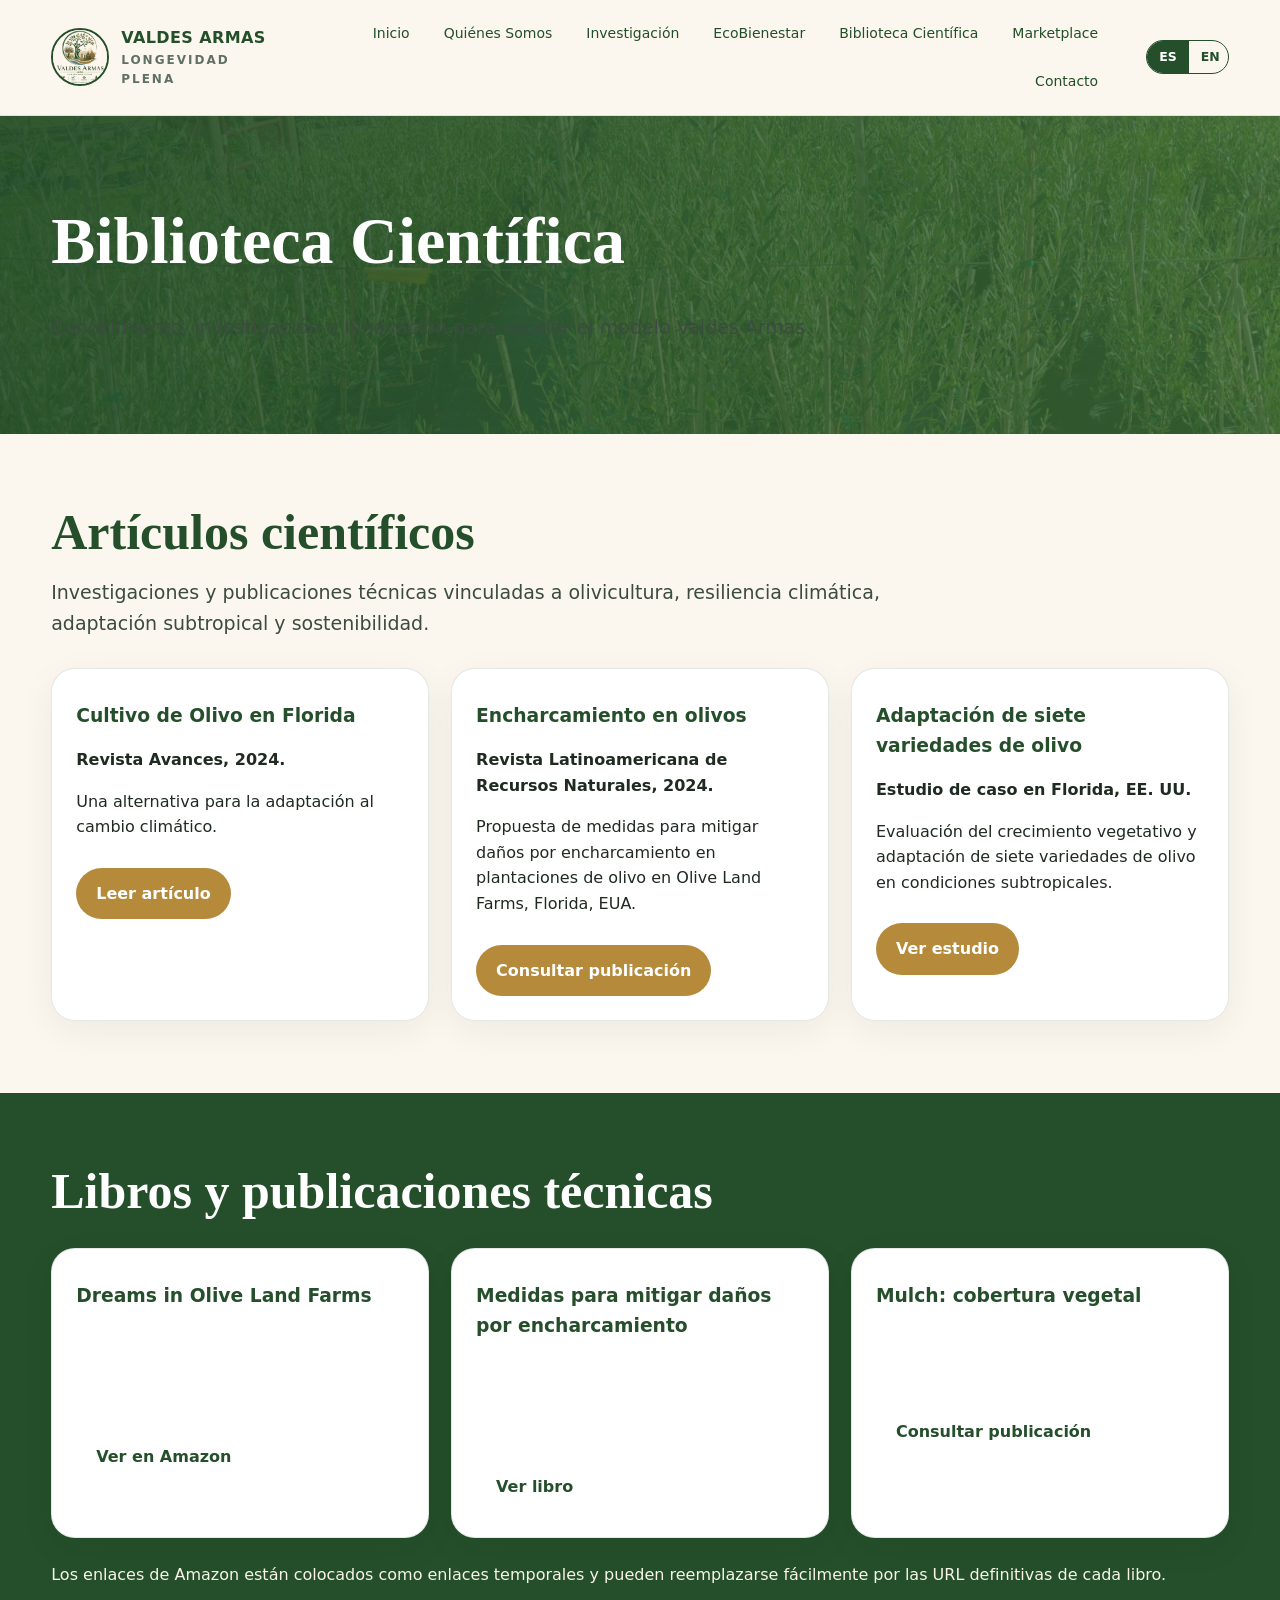
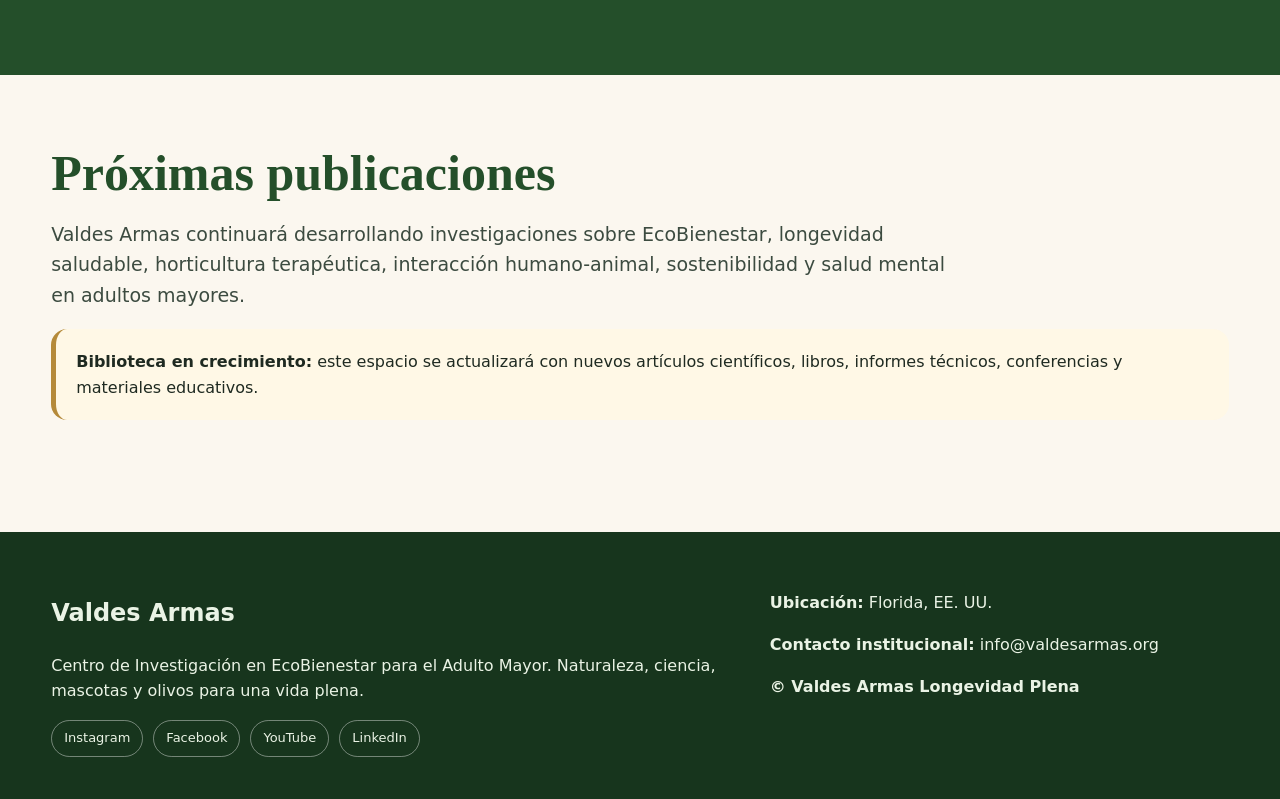
<file: publicaciones.html>
<!doctype html><html lang="es"><head><meta charset="utf-8"><meta name="viewport" content="width=device-width, initial-scale=1"><title data-i18n="page_title">Biblioteca Científica | Valdes Armas</title><link rel="icon" href="utls/imgs/valdes-armas-logo.jpeg"><link href="utls/css/valdesarmas.css" rel="stylesheet"></head><body><div class="topbar"><div class="container-va nav"><a class="brand" href="index.html"><img src="utls/imgs/valdes-armas-logo.jpeg" alt="Valdes Armas"><span>VALDES ARMAS<small>LONGEVIDAD PLENA</small></span></a><div class="links"><a href="index.html" data-i18n="nav_home">Inicio</a><a href="quienes-somos.html" data-i18n="nav_about">Quiénes Somos</a><a href="investigacion.html" data-i18n="nav_research">Investigación</a><a href="ecobienestar.html" data-i18n="nav_model">EcoBienestar</a><a href="publicaciones.html" data-i18n="nav_pubs">Biblioteca Científica</a><a href="marketplace.html" data-i18n="nav_market">Marketplace</a><a href="contacto.html" data-i18n="nav_contact">Contacto</a></div><div class="lang-toggle"><span data-lang="es">ES</span><span data-lang="en">EN</span></div></div></div><section class="page-hero"><div class="container-va"><h1 data-i18n="hero_title">Biblioteca Científica</h1><p class="lead" data-i18n="hero_lead">Conocimiento, investigación e innovación para escalar el modelo Valdes Armas.</p></div></section><section class="section"><div class="container-va"><h2 data-i18n="articles_title">Artículos científicos</h2><p class="lead" data-i18n="articles_lead">Investigaciones y publicaciones técnicas vinculadas a olivicultura, resiliencia climática, adaptación subtropical y sostenibilidad.</p><div class="grid-3"><div class="card publication"><h3 data-i18n="a1_title">Cultivo de Olivo en Florida</h3><p><strong data-i18n="a1_source">Revista Avances, 2024.</strong></p><p data-i18n="a1_desc">Una alternativa para la adaptación al cambio climático.</p><a class="btn primary" target="_blank" rel="noopener" href="http://avances.pinar.cu/index.php/publicaciones/article/view/805" data-i18n="a1_btn">Leer artículo</a></div><div class="card publication"><h3 data-i18n="a2_title">Encharcamiento en olivos</h3><p><strong data-i18n="a2_source">Revista Latinoamericana de Recursos Naturales, 2024.</strong></p><p data-i18n="a2_desc">Propuesta de medidas para mitigar daños por encharcamiento en plantaciones de olivo en Olive Land Farms, Florida, EUA.</p><a class="btn primary" target="_blank" rel="noopener" href="https://revista.itson.edu.mx/index.php/rlrn/article/view/339" data-i18n="a2_btn">Consultar publicación</a></div><div class="card publication"><h3 data-i18n="a3_title">Adaptación de siete variedades de olivo</h3><p><strong data-i18n="a3_source">Estudio de caso en Florida, EE. UU.</strong></p><p data-i18n="a3_desc">Evaluación del crecimiento vegetativo y adaptación de siete variedades de olivo en condiciones subtropicales.</p><a class="btn primary" href="#" data-i18n="a3_btn">Ver estudio</a></div></div></div></section><section class="section band"><div class="container-va"><h2 data-i18n="books_title">Libros y publicaciones técnicas</h2><div class="grid-3"><div class="card publication"><h3 data-i18n="b1_title">Dreams in Olive Land Farms</h3><p data-i18n="b1_desc">Antología de cuentos para niños inspirada en la naturaleza y la vida en torno al olivar.</p><a class="btn secondary" target="_blank" rel="noopener" href="https://www.amazon.com" data-i18n="b1_btn">Ver en Amazon</a></div><div class="card publication"><h3 data-i18n="b2_title">Medidas para mitigar daños por encharcamiento</h3><p data-i18n="b2_desc">Publicación técnica de Editorial Académica Española sobre resiliencia de olivares frente a eventos climáticos.</p><a class="btn secondary" target="_blank" rel="noopener" href="https://www.amazon.com" data-i18n="b2_btn">Ver libro</a></div><div class="card publication"><h3 data-i18n="b3_title">Mulch: cobertura vegetal</h3><p data-i18n="b3_desc">Cobertura vegetal para mejorar la resiliencia climática en Olive Land Farm.</p><a class="btn secondary" target="_blank" rel="noopener" href="https://www.amazon.com" data-i18n="b3_btn">Consultar publicación</a></div></div><p class="edit-note" data-i18n="edit_note">Los enlaces de Amazon están colocados como enlaces temporales y pueden reemplazarse fácilmente por las URL definitivas de cada libro.</p></div></section><section class="section"><div class="container-va"><h2 data-i18n="upcoming_title">Próximas publicaciones</h2><p class="lead" data-i18n="upcoming_lead">Valdes Armas continuará desarrollando investigaciones sobre EcoBienestar, longevidad saludable, horticultura terapéutica, interacción humano-animal, sostenibilidad y salud mental en adultos mayores.</p><div class="notice"><strong data-i18n="notice_strong">Biblioteca en crecimiento:</strong> <span data-i18n="notice_text">este espacio se actualizará con nuevos artículos científicos, libros, informes técnicos, conferencias y materiales educativos.</span></div></div></section><footer class="footer"><div class="container-va footer-grid"><div><h2>Valdes Armas</h2><p data-i18n="footer_desc">Centro de Investigación en EcoBienestar para el Adulto Mayor. Naturaleza, ciencia, mascotas y olivos para una vida plena.</p><div class="social-mini"><a href="https://www.instagram.com/ecobienestarvaldesarmas/" target="_blank" rel="noopener" aria-label="Instagram">Instagram</a><a href="https://www.facebook.com/profile.php?id=61573361642640" target="_blank" rel="noopener" aria-label="Facebook">Facebook</a><a href="https://www.youtube.com/@valdesarmasEcobienestar" target="_blank" rel="noopener" aria-label="YouTube">YouTube</a><a href="#" aria-label="LinkedIn">LinkedIn</a></div></div><div><p><strong data-i18n="footer_location_label">Ubicación:</strong> Florida, EE. UU.</p><p><strong data-i18n="footer_contact_label">Contacto institucional:</strong> info@valdesarmas.org</p><p><strong>© Valdes Armas Longevidad Plena</strong></p></div></div></footer>
<script>
window.I18N = {
  es: {
    page_title: "Biblioteca Científica | Valdes Armas",
    nav_home: "Inicio", nav_about: "Quiénes Somos", nav_research: "Investigación", nav_model: "EcoBienestar",
    nav_pubs: "Biblioteca Científica", nav_market: "Marketplace", nav_contact: "Contacto",
    hero_title: "Biblioteca Científica", hero_lead: "Conocimiento, investigación e innovación para escalar el modelo Valdes Armas.",
    articles_title: "Artículos científicos",
    articles_lead: "Investigaciones y publicaciones técnicas vinculadas a olivicultura, resiliencia climática, adaptación subtropical y sostenibilidad.",
    a1_title: "Cultivo de Olivo en Florida", a1_source: "Revista Avances, 2024.", a1_desc: "Una alternativa para la adaptación al cambio climático.", a1_btn: "Leer artículo",
    a2_title: "Encharcamiento en olivos", a2_source: "Revista Latinoamericana de Recursos Naturales, 2024.", a2_desc: "Propuesta de medidas para mitigar daños por encharcamiento en plantaciones de olivo en Olive Land Farms, Florida, EUA.", a2_btn: "Consultar publicación",
    a3_title: "Adaptación de siete variedades de olivo", a3_source: "Estudio de caso en Florida, EE. UU.", a3_desc: "Evaluación del crecimiento vegetativo y adaptación de siete variedades de olivo en condiciones subtropicales.", a3_btn: "Ver estudio",
    books_title: "Libros y publicaciones técnicas",
    b1_title: "Dreams in Olive Land Farms", b1_desc: "Antología de cuentos para niños inspirada en la naturaleza y la vida en torno al olivar.", b1_btn: "Ver en Amazon",
    b2_title: "Medidas para mitigar daños por encharcamiento", b2_desc: "Publicación técnica de Editorial Académica Española sobre resiliencia de olivares frente a eventos climáticos.", b2_btn: "Ver libro",
    b3_title: "Mulch: cobertura vegetal", b3_desc: "Cobertura vegetal para mejorar la resiliencia climática en Olive Land Farm.", b3_btn: "Consultar publicación",
    edit_note: "Los enlaces de Amazon están colocados como enlaces temporales y pueden reemplazarse fácilmente por las URL definitivas de cada libro.",
    upcoming_title: "Próximas publicaciones",
    upcoming_lead: "Valdes Armas continuará desarrollando investigaciones sobre EcoBienestar, longevidad saludable, horticultura terapéutica, interacción humano-animal, sostenibilidad y salud mental en adultos mayores.",
    notice_strong: "Biblioteca en crecimiento:", notice_text: "este espacio se actualizará con nuevos artículos científicos, libros, informes técnicos, conferencias y materiales educativos.",
    footer_desc: "Centro de Investigación en EcoBienestar para el Adulto Mayor. Naturaleza, ciencia, mascotas y olivos para una vida plena.",
    footer_location_label: "Ubicación:", footer_contact_label: "Contacto institucional:"
  },
  en: {
    page_title: "Scientific Library | Valdes Armas",
    nav_home: "Home", nav_about: "About Us", nav_research: "Research", nav_model: "EcoWellness",
    nav_pubs: "Scientific Library", nav_market: "Marketplace", nav_contact: "Contact",
    hero_title: "Scientific Library", hero_lead: "Knowledge, research, and innovation to scale the Valdes Armas model.",
    articles_title: "Scientific articles",
    articles_lead: "Research and technical publications related to olive growing, climate resilience, subtropical adaptation, and sustainability.",
    a1_title: "Growing Olive Trees in Florida", a1_source: "Avances Journal, 2024.", a1_desc: "An alternative for climate change adaptation.", a1_btn: "Read article",
    a2_title: "Waterlogging in olive trees", a2_source: "Latin American Journal of Natural Resources, 2024.", a2_desc: "Proposed measures to mitigate waterlogging damage in olive plantations at Olive Land Farms, Florida, USA.", a2_btn: "View publication",
    a3_title: "Adaptation of seven olive varieties", a3_source: "Case study in Florida, USA.", a3_desc: "Assessment of vegetative growth and adaptation of seven olive varieties under subtropical conditions.", a3_btn: "View study",
    books_title: "Books and technical publications",
    b1_title: "Dreams in Olive Land Farms", b1_desc: "An anthology of children's stories inspired by nature and life around the olive grove.", b1_btn: "View on Amazon",
    b2_title: "Measures to Mitigate Waterlogging Damage", b2_desc: "Technical publication by Editorial Académica Española on olive grove resilience to climate events.", b2_btn: "View book",
    b3_title: "Mulch: Vegetative Cover", b3_desc: "Vegetative cover to improve climate resilience at Olive Land Farm.", b3_btn: "View publication",
    edit_note: "The Amazon links are placeholders and can easily be replaced with each book's final URL.",
    upcoming_title: "Upcoming publications",
    upcoming_lead: "Valdes Armas will continue developing research on eco-well-being, healthy longevity, therapeutic horticulture, human-animal interaction, sustainability, and mental health in older adults.",
    notice_strong: "A growing library:", notice_text: "this space will be updated with new scientific articles, books, technical reports, conferences, and educational materials.",
    footer_desc: "Research Center for Eco-Well-being for Older Adults. Nature, science, pets, and olive trees for a fulfilling life.",
    footer_location_label: "Location:", footer_contact_label: "Institutional contact:"
  }
};
</script>
<script src="utls/js/i18n.js"></script>
</body></html>
</file>
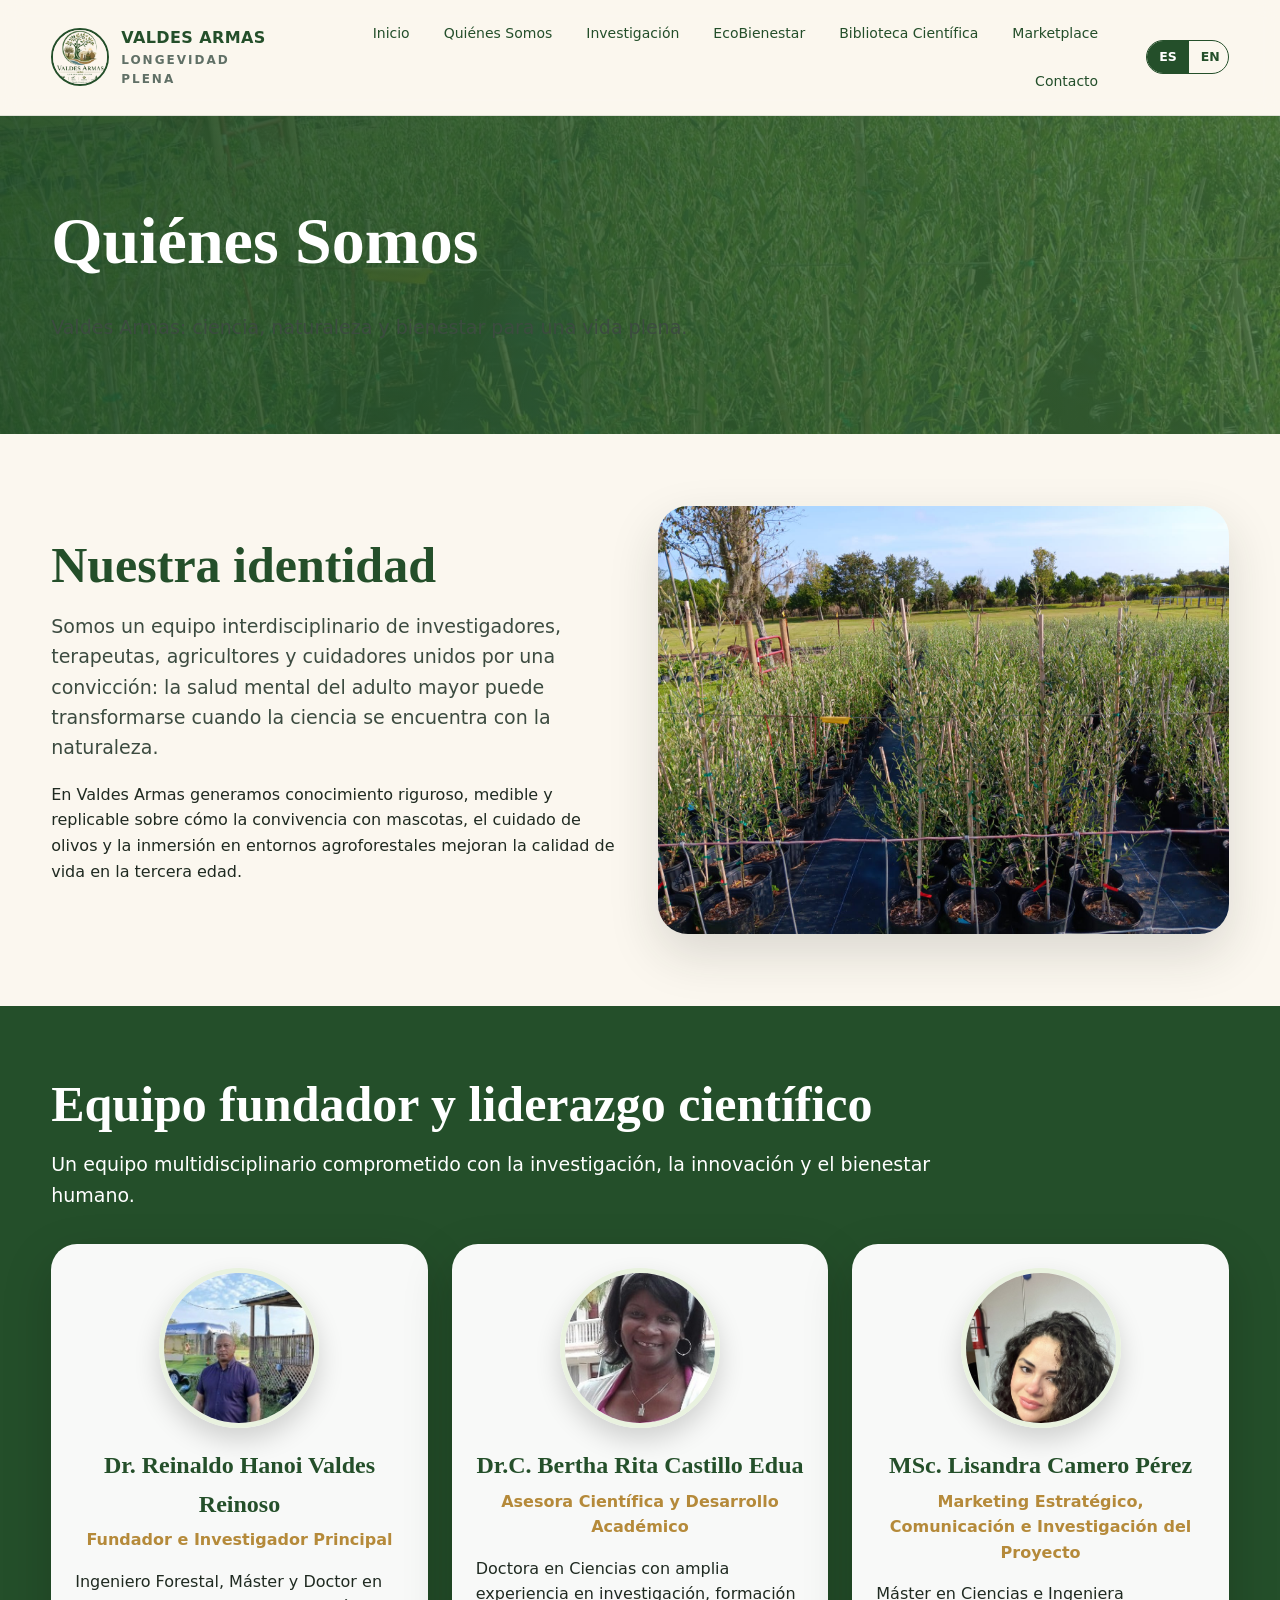
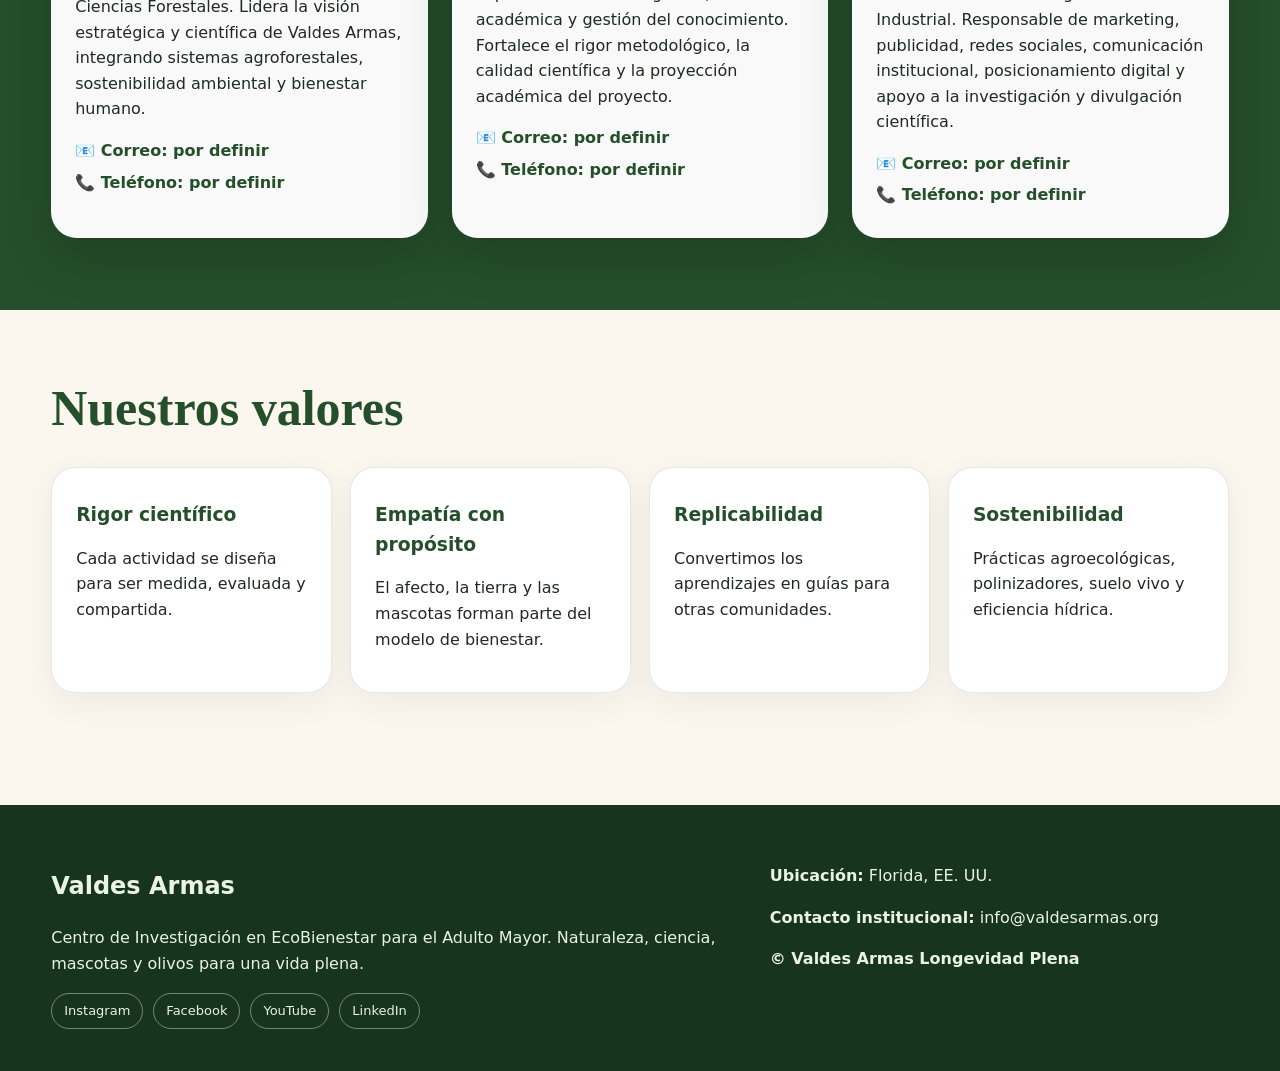
<file: quienes-somos.html>
<!doctype html><html lang="es"><head><meta charset="utf-8"><meta name="viewport" content="width=device-width, initial-scale=1"><title data-i18n="page_title">Quiénes Somos | Valdes Armas</title><link rel="icon" href="utls/imgs/valdes-armas-logo.jpeg"><link href="utls/css/valdesarmas.css" rel="stylesheet"></head><body><div class="topbar"><div class="container-va nav"><a class="brand" href="index.html"><img src="utls/imgs/valdes-armas-logo.jpeg" alt="Valdes Armas"><span>VALDES ARMAS<small>LONGEVIDAD PLENA</small></span></a><div class="links"><a href="index.html" data-i18n="nav_home">Inicio</a><a href="quienes-somos.html" data-i18n="nav_about">Quiénes Somos</a><a href="investigacion.html" data-i18n="nav_research">Investigación</a><a href="ecobienestar.html" data-i18n="nav_model">EcoBienestar</a><a href="publicaciones.html" data-i18n="nav_pubs">Biblioteca Científica</a><a href="marketplace.html" data-i18n="nav_market">Marketplace</a><a href="contacto.html" data-i18n="nav_contact">Contacto</a></div><div class="lang-toggle"><span data-lang="es">ES</span><span data-lang="en">EN</span></div></div></div><section class="page-hero"><div class="container-va"><h1 data-i18n="hero_title">Quiénes Somos</h1><p class="lead" data-i18n="hero_lead">Valdes Armas: ciencia, naturaleza y bienestar para una vida plena.</p></div></section><section class="section"><div class="container-va split"><div><h2 data-i18n="identity_title">Nuestra identidad</h2><p class="lead" data-i18n="identity_lead">Somos un equipo interdisciplinario de investigadores, terapeutas, agricultores y cuidadores unidos por una convicción: la salud mental del adulto mayor puede transformarse cuando la ciencia se encuentra con la naturaleza.</p><p data-i18n="identity_text">En Valdes Armas generamos conocimiento riguroso, medible y replicable sobre cómo la convivencia con mascotas, el cuidado de olivos y la inmersión en entornos agroforestales mejoran la calidad de vida en la tercera edad.</p></div><img src="utls/imgs/local/IMG-41.jpg" alt="Olivar y naturaleza"></div></section>
<section class="section band"><div class="container-va"><h2 data-i18n="team_title">Equipo fundador y liderazgo científico</h2><p class="lead" data-i18n="team_lead">Un equipo multidisciplinario comprometido con la investigación, la innovación y el bienestar humano.</p><div class="team-grid"><article class="team-card"><img src="utls/imgs/team/reinaldo.jpg" alt="Dr. Reinaldo Hanoi Valdes Reinoso"><h3>Dr. Reinaldo Hanoi Valdes Reinoso</h3><p class="role" data-i18n="reinaldo_role">Fundador e Investigador Principal</p><p data-i18n="reinaldo_bio">Ingeniero Forestal, Máster y Doctor en Ciencias Forestales. Lidera la visión estratégica y científica de Valdes Armas, integrando sistemas agroforestales, sostenibilidad ambiental y bienestar humano.</p><p class="contact-line"><span data-i18n="email_tbd">📧 Correo: por definir</span></p><p class="contact-line"><span data-i18n="phone_tbd">📞 Teléfono: por definir</span></p></article><article class="team-card"><img src="utls/imgs/team/bertha.jpg" alt="Dr.C. Bertha Rita Castillo Edua"><h3>Dr.C. Bertha Rita Castillo Edua</h3><p class="role" data-i18n="bertha_role">Asesora Científica y Desarrollo Académico</p><p data-i18n="bertha_bio">Doctora en Ciencias con amplia experiencia en investigación, formación académica y gestión del conocimiento. Fortalece el rigor metodológico, la calidad científica y la proyección académica del proyecto.</p><p class="contact-line"><span data-i18n="email_tbd">📧 Correo: por definir</span></p><p class="contact-line"><span data-i18n="phone_tbd">📞 Teléfono: por definir</span></p></article><article class="team-card"><img src="utls/imgs/team/lisandra.jpg" alt="MSc. Lisandra Camero Pérez"><h3>MSc. Lisandra Camero Pérez</h3><p class="role" data-i18n="lisandra_role">Marketing Estratégico, Comunicación e Investigación del Proyecto</p><p data-i18n="lisandra_bio">Máster en Ciencias e Ingeniera Industrial. Responsable de marketing, publicidad, redes sociales, comunicación institucional, posicionamiento digital y apoyo a la investigación y divulgación científica.</p><p class="contact-line"><span data-i18n="email_tbd">📧 Correo: por definir</span></p><p class="contact-line"><span data-i18n="phone_tbd">📞 Teléfono: por definir</span></p></article></div></div></section>
<section class="section"><div class="container-va"><h2 data-i18n="values_title">Nuestros valores</h2><div class="grid-4"><div class="card"><h3 data-i18n="val1_title">Rigor científico</h3><p data-i18n="val1_desc">Cada actividad se diseña para ser medida, evaluada y compartida.</p></div><div class="card"><h3 data-i18n="val2_title">Empatía con propósito</h3><p data-i18n="val2_desc">El afecto, la tierra y las mascotas forman parte del modelo de bienestar.</p></div><div class="card"><h3 data-i18n="val3_title">Replicabilidad</h3><p data-i18n="val3_desc">Convertimos los aprendizajes en guías para otras comunidades.</p></div><div class="card"><h3 data-i18n="val4_title">Sostenibilidad</h3><p data-i18n="val4_desc">Prácticas agroecológicas, polinizadores, suelo vivo y eficiencia hídrica.</p></div></div></div></section><footer class="footer"><div class="container-va footer-grid"><div><h2>Valdes Armas</h2><p data-i18n="footer_desc">Centro de Investigación en EcoBienestar para el Adulto Mayor. Naturaleza, ciencia, mascotas y olivos para una vida plena.</p><div class="social-mini"><a href="https://www.instagram.com/ecobienestarvaldesarmas/" target="_blank" rel="noopener" aria-label="Instagram">Instagram</a><a href="https://www.facebook.com/profile.php?id=61573361642640" target="_blank" rel="noopener" aria-label="Facebook">Facebook</a><a href="https://www.youtube.com/@valdesarmasEcobienestar" target="_blank" rel="noopener" aria-label="YouTube">YouTube</a><a href="#" aria-label="LinkedIn">LinkedIn</a></div></div><div><p><strong data-i18n="footer_location_label">Ubicación:</strong> Florida, EE. UU.</p><p><strong data-i18n="footer_contact_label">Contacto institucional:</strong> info@valdesarmas.org</p><p><strong>© Valdes Armas Longevidad Plena</strong></p></div></div></footer>
<script>
window.I18N = {
  es: {
    page_title: "Quiénes Somos | Valdes Armas",
    nav_home: "Inicio", nav_about: "Quiénes Somos", nav_research: "Investigación", nav_model: "EcoBienestar",
    nav_pubs: "Biblioteca Científica", nav_market: "Marketplace", nav_contact: "Contacto",
    hero_title: "Quiénes Somos", hero_lead: "Valdes Armas: ciencia, naturaleza y bienestar para una vida plena.",
    identity_title: "Nuestra identidad",
    identity_lead: "Somos un equipo interdisciplinario de investigadores, terapeutas, agricultores y cuidadores unidos por una convicción: la salud mental del adulto mayor puede transformarse cuando la ciencia se encuentra con la naturaleza.",
    identity_text: "En Valdes Armas generamos conocimiento riguroso, medible y replicable sobre cómo la convivencia con mascotas, el cuidado de olivos y la inmersión en entornos agroforestales mejoran la calidad de vida en la tercera edad.",
    team_title: "Equipo fundador y liderazgo científico",
    team_lead: "Un equipo multidisciplinario comprometido con la investigación, la innovación y el bienestar humano.",
    reinaldo_role: "Fundador e Investigador Principal",
    reinaldo_bio: "Ingeniero Forestal, Máster y Doctor en Ciencias Forestales. Lidera la visión estratégica y científica de Valdes Armas, integrando sistemas agroforestales, sostenibilidad ambiental y bienestar humano.",
    bertha_role: "Asesora Científica y Desarrollo Académico",
    bertha_bio: "Doctora en Ciencias con amplia experiencia en investigación, formación académica y gestión del conocimiento. Fortalece el rigor metodológico, la calidad científica y la proyección académica del proyecto.",
    lisandra_role: "Marketing Estratégico, Comunicación e Investigación del Proyecto",
    lisandra_bio: "Máster en Ciencias e Ingeniera Industrial. Responsable de marketing, publicidad, redes sociales, comunicación institucional, posicionamiento digital y apoyo a la investigación y divulgación científica.",
    email_tbd: "📧 Correo: por definir", phone_tbd: "📞 Teléfono: por definir",
    values_title: "Nuestros valores",
    val1_title: "Rigor científico", val1_desc: "Cada actividad se diseña para ser medida, evaluada y compartida.",
    val2_title: "Empatía con propósito", val2_desc: "El afecto, la tierra y las mascotas forman parte del modelo de bienestar.",
    val3_title: "Replicabilidad", val3_desc: "Convertimos los aprendizajes en guías para otras comunidades.",
    val4_title: "Sostenibilidad", val4_desc: "Prácticas agroecológicas, polinizadores, suelo vivo y eficiencia hídrica.",
    footer_desc: "Centro de Investigación en EcoBienestar para el Adulto Mayor. Naturaleza, ciencia, mascotas y olivos para una vida plena.",
    footer_location_label: "Ubicación:", footer_contact_label: "Contacto institucional:"
  },
  en: {
    page_title: "About Us | Valdes Armas",
    nav_home: "Home", nav_about: "About Us", nav_research: "Research", nav_model: "EcoWellness",
    nav_pubs: "Scientific Library", nav_market: "Marketplace", nav_contact: "Contact",
    hero_title: "About Us", hero_lead: "Valdes Armas: science, nature, and well-being for a fulfilling life.",
    identity_title: "Our identity",
    identity_lead: "We are an interdisciplinary team of researchers, therapists, farmers, and caregivers united by a conviction: the mental health of older adults can be transformed when science meets nature.",
    identity_text: "At Valdes Armas we generate rigorous, measurable, and replicable knowledge about how living with pets, caring for olive trees, and immersion in agroforestry environments improve quality of life for older adults.",
    team_title: "Founding team and scientific leadership",
    team_lead: "A multidisciplinary team committed to research, innovation, and human well-being.",
    reinaldo_role: "Founder and Principal Investigator",
    reinaldo_bio: "Forestry Engineer, Master's and PhD in Forestry Sciences. Leads the strategic and scientific vision of Valdes Armas, integrating agroforestry systems, environmental sustainability, and human well-being.",
    bertha_role: "Scientific Advisor and Academic Development",
    bertha_bio: "PhD in Sciences with extensive experience in research, academic training, and knowledge management. Strengthens the methodological rigor, scientific quality, and academic outreach of the project.",
    lisandra_role: "Strategic Marketing, Communications, and Project Research",
    lisandra_bio: "Master's in Science and Industrial Engineer. Responsible for marketing, advertising, social media, institutional communication, digital positioning, and support for research and scientific outreach.",
    email_tbd: "📧 Email: to be defined", phone_tbd: "📞 Phone: to be defined",
    values_title: "Our values",
    val1_title: "Scientific rigor", val1_desc: "Every activity is designed to be measured, evaluated, and shared.",
    val2_title: "Purposeful empathy", val2_desc: "Affection, land, and pets are part of the well-being model.",
    val3_title: "Replicability", val3_desc: "We turn what we learn into guides for other communities.",
    val4_title: "Sustainability", val4_desc: "Agroecological practices, pollinators, living soil, and water efficiency.",
    footer_desc: "Research Center for Eco-Well-being for Older Adults. Nature, science, pets, and olive trees for a fulfilling life.",
    footer_location_label: "Location:", footer_contact_label: "Institutional contact:"
  }
};
</script>
<script src="utls/js/i18n.js"></script>
</body></html>
</file>
<file: utls/css/valdesarmas.css>
:root{
  --olive:#244f2a; --olive-2:#3f6f38; --sage:#e9f2df; --cream:#fbf7ef; --gold:#b58a3a; --ink:#1f2a21; --muted:#607066;
}
*{box-sizing:border-box} body{margin:0;font-family:system-ui,-apple-system,Segoe UI,Roboto,Arial,sans-serif;background:var(--cream);color:var(--ink);line-height:1.6}
a{text-decoration:none;color:inherit}.container-va{width:min(1180px,92%);margin:auto}.topbar{position:sticky;top:0;z-index:20;background:rgba(251,247,239,.94);backdrop-filter:blur(10px);border-bottom:1px solid rgba(36,79,42,.12)}.nav{display:flex;align-items:center;justify-content:space-between;gap:24px;padding:14px 0}.brand{display:flex;align-items:center;gap:12px;font-weight:800;color:var(--olive);letter-spacing:.4px}.brand img{width:58px;height:58px;object-fit:cover;border-radius:50%;border:2px solid var(--olive)}.brand small{display:block;color:var(--muted);font-size:12px;font-weight:600;letter-spacing:2px}.links{display:flex;gap:10px;flex-wrap:wrap;justify-content:flex-end}.links a{font-size:14px;padding:8px 12px;border-radius:999px;color:var(--olive)}.links a:hover,.links a.active{background:var(--olive);color:white}.hero{min-height:78vh;display:flex;align-items:center;position:relative;overflow:hidden;background:linear-gradient(110deg,rgba(36,79,42,.96),rgba(36,79,42,.74)),url('../imgs/local/IMG-05.jpg') center/cover}.hero-grid{display:grid;grid-template-columns:1.15fr .85fr;gap:40px;align-items:center;padding:74px 0}.kicker{display:inline-flex;gap:8px;align-items:center;background:rgba(255,255,255,.12);color:#fff;border:1px solid rgba(255,255,255,.25);border-radius:999px;padding:7px 14px;font-weight:700;font-size:14px}.hero h1{color:#fff;font-size:clamp(42px,7vw,82px);line-height:.95;margin:22px 0 10px;font-family:Georgia,serif;letter-spacing:1px}.hero h2{color:#f2dfb6;margin:0 0 18px;font-weight:600;letter-spacing:4px;text-transform:uppercase}.hero p{color:#f8f4e8;font-size:20px;max-width:720px}.hero-card{background:rgba(255,255,255,.92);padding:28px;border-radius:28px;box-shadow:0 24px 80px rgba(0,0,0,.25)}.hero-card img{width:100%;border-radius:22px;display:block}.btns{display:flex;gap:12px;flex-wrap:wrap;margin-top:28px}.btn{display:inline-block;padding:13px 20px;border-radius:999px;font-weight:800}.btn.primary{background:var(--gold);color:white}.btn.secondary{background:white;color:var(--olive)}.section{padding:72px 0}.section h2{font-family:Georgia,serif;color:var(--olive);font-size:clamp(32px,4vw,50px);line-height:1.05;margin:0 0 18px}.lead{font-size:19px;color:#3c4b40;max-width:900px}.grid-4{display:grid;grid-template-columns:repeat(4,1fr);gap:18px;margin-top:32px}.grid-3{display:grid;grid-template-columns:repeat(3,1fr);gap:22px;margin-top:30px}.card{background:white;border:1px solid rgba(36,79,42,.12);border-radius:24px;padding:24px;box-shadow:0 10px 35px rgba(31,42,33,.06)}.card h3{color:var(--olive);margin:8px 0 8px}.icon{font-size:34px}.band{background:var(--olive);color:white}.band h2,.band .lead{color:white}.stats{display:grid;grid-template-columns:repeat(5,1fr);gap:14px;margin-top:28px}.stat{background:rgba(255,255,255,.11);border:1px solid rgba(255,255,255,.17);border-radius:20px;padding:18px;text-align:center}.stat strong{display:block;font-size:28px;color:#f2dfb6}.split{display:grid;grid-template-columns:1fr 1fr;gap:36px;align-items:center}.split img{width:100%;border-radius:30px;box-shadow:0 20px 50px rgba(31,42,33,.15)}.quote{font-family:Georgia,serif;font-size:30px;color:var(--olive);line-height:1.2;border-left:5px solid var(--gold);padding-left:22px}.list{display:grid;gap:12px;margin-top:22px}.list div{background:var(--sage);padding:14px 18px;border-radius:16px;color:var(--olive);font-weight:700}.footer{background:#17351d;color:#eaf3e5;padding:42px 0;margin-top:40px}.footer-grid{display:grid;grid-template-columns:1.2fr .8fr;gap:30px}.page-hero{padding:72px 0;background:linear-gradient(110deg,var(--olive),#477343);color:white}.page-hero h1{font-family:Georgia,serif;font-size:clamp(38px,6vw,66px);margin:0 0 12px}.table-wrap{overflow:auto}.table-va{width:100%;border-collapse:collapse;background:white;border-radius:18px;overflow:hidden}.table-va th{background:var(--olive-2);color:white;text-align:left}.table-va td,.table-va th{padding:14px;border:1px solid #dce8d5}.notice{background:#fff8e6;border-left:5px solid var(--gold);padding:20px;border-radius:16px}
@media(max-width:900px){.hero-grid,.split,.footer-grid{grid-template-columns:1fr}.grid-4,.grid-3,.stats{grid-template-columns:1fr 1fr}.links{display:none}.hero{min-height:auto}.hero-grid{padding:52px 0}.hero-card{max-width:420px}.nav{align-items:flex-start}.brand img{width:48px;height:48px}}
@media(max-width:560px){.grid-4,.grid-3,.stats{grid-template-columns:1fr}.hero p{font-size:17px}.btn{width:100%;text-align:center}.section{padding:48px 0}}

/* Mejoras visuales versión 2 */
.hero{background:linear-gradient(110deg,rgba(36,79,42,.94),rgba(36,79,42,.56)),url('../imgs/local/banner.png') center/cover fixed}.hero-sub{font-size:18px!important;color:#f2dfb6!important;margin-top:-8px}.longevity img{max-height:480px;object-fit:cover}.team-grid{display:grid;grid-template-columns:repeat(3,1fr);gap:24px;margin-top:34px}.team-card{background:rgba(255,255,255,.97);color:var(--ink);border-radius:26px;padding:24px;box-shadow:0 18px 50px rgba(0,0,0,.18)}.team-card img{width:160px;height:160px;object-fit:cover;border-radius:50%;border:5px solid var(--sage);display:block;margin:0 auto 18px;box-shadow:0 12px 26px rgba(0,0,0,.16)}.team-card h3{color:var(--olive);text-align:center;margin:8px 0 4px;font-family:Georgia,serif;font-size:24px}.team-card .role{text-align:center;color:var(--gold);font-weight:800;margin:0 0 14px}.contact-line{font-weight:700;color:var(--olive);margin:6px 0}.publication .btn{margin-top:12px}.edit-note{margin-top:24px;color:#f8f4e8}.social-section{background:linear-gradient(180deg,#fbf7ef,#e9f2df)}.social-card .btn.small{background:var(--olive);color:white;padding:10px 16px;margin-top:8px}.social-mini{display:flex;gap:10px;flex-wrap:wrap;margin-top:16px}.social-mini a{border:1px solid rgba(255,255,255,.4);border-radius:999px;padding:7px 12px;font-size:13px;color:#eaf3e5}.muted{color:var(--muted);font-size:15px}.page-hero{background:linear-gradient(110deg,rgba(36,79,42,.92),rgba(63,111,56,.78)),url('../imgs/local/IMG-41.jpg') center/cover}
@media(max-width:900px){.team-grid{grid-template-columns:1fr}.team-card img{width:140px;height:140px}.hero{background-attachment:scroll}}

/* ===== Selector de idioma ES/EN ===== */
.lang-toggle{display:flex;align-items:center;gap:0;border:1.5px solid var(--olive);border-radius:999px;overflow:hidden;font-size:12.5px;font-weight:800;margin-left:12px}
.lang-toggle span{padding:6px 12px;cursor:pointer;color:var(--olive);transition:.15s;user-select:none}
.lang-toggle span.active{background:var(--olive);color:#fff}
.lang-toggle span:not(.active):hover{background:var(--sage)}
</file>
